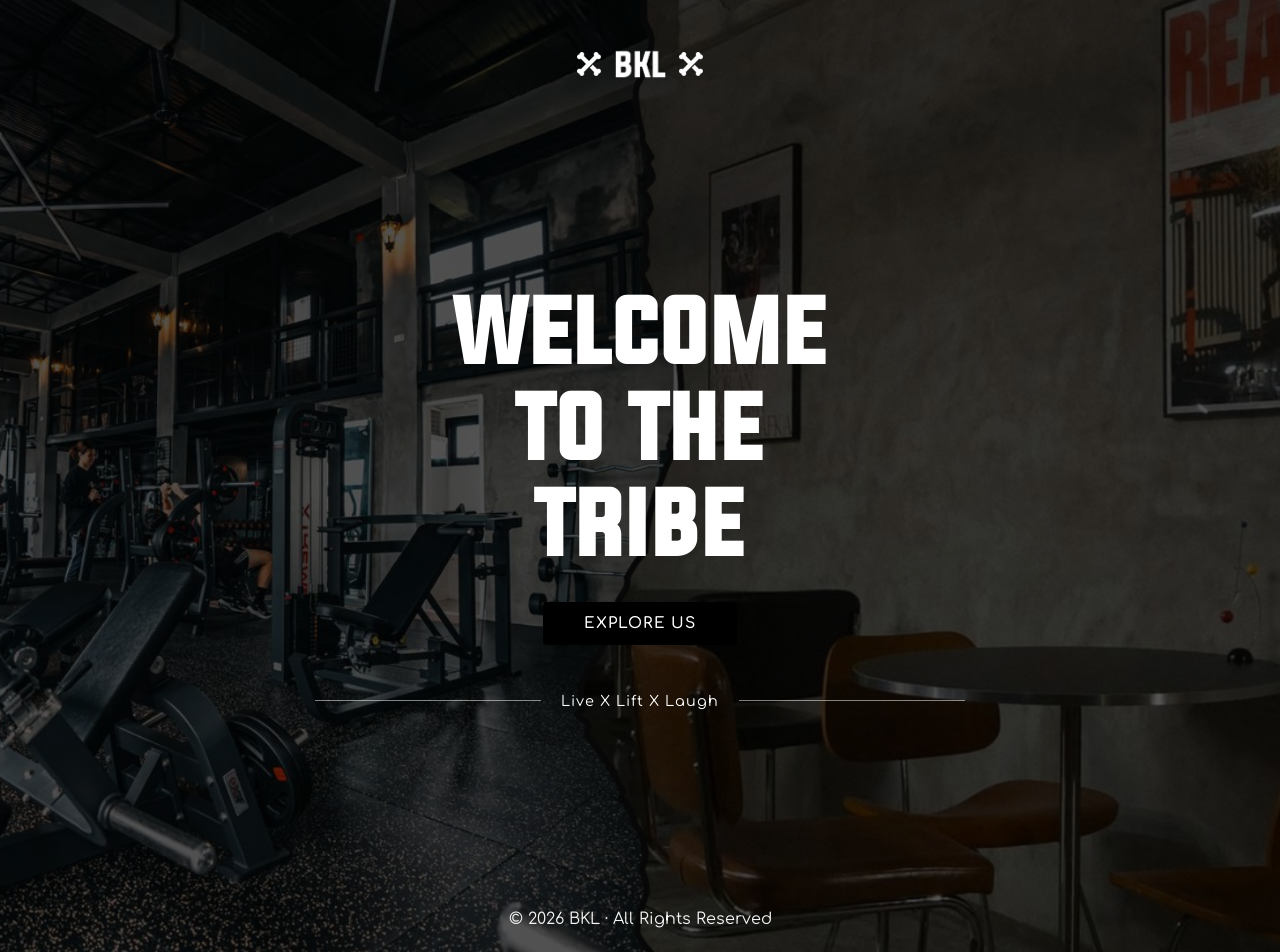
<file: index.html>
<!DOCTYPE html>
<html lang="en">
<head>
    <meta charset="utf-8">
    <meta name="viewport" content="width=device-width, initial-scale=1.0">
    <title>BKL | Welcome</title>
    <link rel="preconnect" href="https://fonts.googleapis.com">
    <link rel="preconnect" href="https://fonts.gstatic.com" crossorigin>
    <link href="https://fonts.googleapis.com/css2?family=Comfortaa:wght@300..700&display=swap" rel="stylesheet">
    <link rel="stylesheet" href="css/bkl/base.css">
    <link rel="stylesheet" href="css/bkl/landing.css">
</head>
<body class="landing-body">

    <header class="landing-header">
        <img src="assets/images/Bone-X.png" alt="BKL Crossbones" class="header-icon">
        <img src="assets/images/BKL LOGO White.png" alt="BKL Logo" class="header-logo-img">
        <img src="assets/images/Bone-X.png" alt="BKL Crossbones" class="header-icon">
    </header>

    <main class="landing-hero">
        <h1 class="landing-title">
            WELCOME<br>
            TO THE<br>
            TRIBE
        </h1>

        <a href="main.html" class="btn landing-btn">Explore Us</a>

        <div class="landing-motto">
            <span class="motto-line"></span>
            <span class="motto-text">Live X Lift X Laugh</span>
            <span class="motto-line"></span>
        </div>
    </main>

    <footer class="landing-footer">
        <p>&copy; 2026 BKL · All Rights Reserved</p>
    </footer>

</body>
</html>
</file>
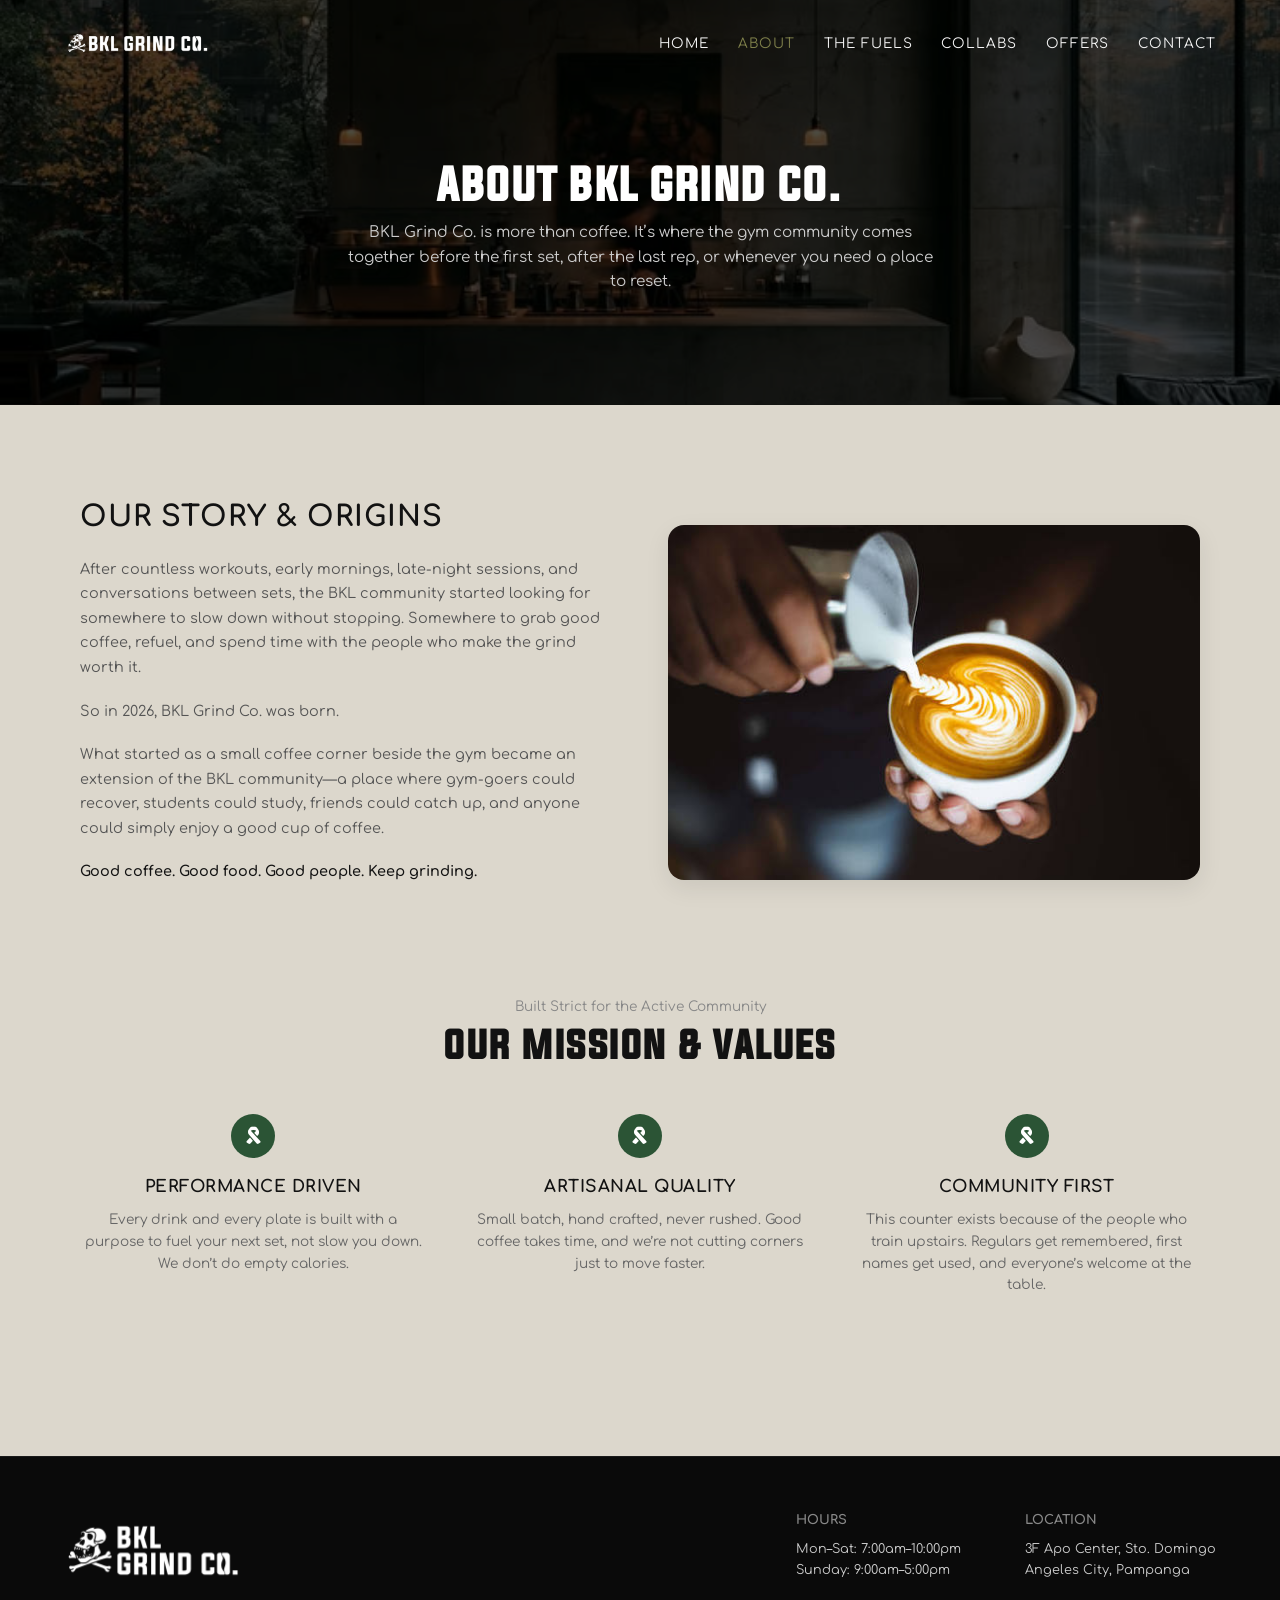
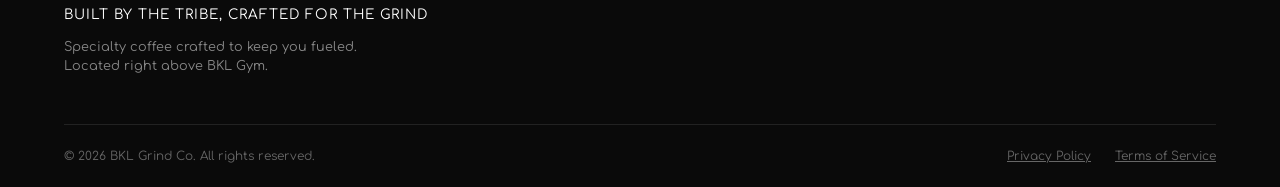
<file: about.html>
<!DOCTYPE html>
<html lang="en">
<head>
  <meta charset="UTF-8">
  <meta name="viewport" content="width=device-width, initial-scale=1.0">
  <title>About | BKL Grind Co.</title>
  <link rel="stylesheet" href="css/grind/base.css">
  <link rel="stylesheet" href="css/grind/header.css">
  <link rel="stylesheet" href="css/grind/about.css">
  <link rel="stylesheet" href="css/grind/footer.css">
  <link rel="preconnect" href="https://fonts.googleapis.com">
  <link rel="preconnect" href="https://fonts.gstatic.com" crossorigin>
  <link href="https://fonts.googleapis.com/css2?family=Comfortaa:wght@300..700&family=Oswald:wght@700&display=swap" rel="stylesheet">
  <link rel="stylesheet" href="https://cdnjs.cloudflare.com/ajax/libs/font-awesome/6.4.0/css/all.min.css">
</head>
<body>

  <!-- SUB-PAGE HERO HEADER -->
  <header class="header-nav">
    <div class="hero-image">
      <img src="assets/images/Brutalist Café.jpg" alt="BKL Grind Co." class="hero-img">
    </div>

    <nav>
      <a href="home.html" class="nav-logo-link">
        <img src="assets/images/grind-logo-hori-white.png" alt="BKL Grind Co." class="nav-brand-logo">
      </a>

      <div class="nav-links-wrapper">
        <ul>
          <li><a href="home.html">HOME</a></li>
          <li><a href="about.html" class="active">ABOUT</a></li>
          <li><a href="menu.html">THE FUELS</a></li>
          <li><a href="collab.html">COLLABS</a></li>
          <li><a href="offers-membership.html">OFFERS</a></li>
          <li><a href="contact.html">CONTACT</a></li>
        </ul>
        <div class="hamburger-menu">&#9776;</div>
      </div>
    </nav>

    <div class="hero-text">
      <h1>ABOUT BKL GRIND CO.</h1>
      <p>BKL Grind Co. is more than coffee. It’s where the gym community comes together before the first set, after the last rep, or whenever you need a place to reset.</p>
    </div>
  </header>

  <!-- CREAM CONTENT SECTION -->
  <main class="cream-section">
    
    <!-- STORY SECTION (2-COLUMN LAYOUT) -->
    <section class="about-story-section">
      <div class="story-container">
        <div class="story-text">
          <h2>OUR STORY & ORIGINS</h2>
          <p>After countless workouts, early mornings, late-night sessions, and conversations between sets, the BKL community started looking for somewhere to slow down without stopping. Somewhere to grab good coffee, refuel, and spend time with the people who make the grind worth it.</p>
          <p>So in 2026, BKL Grind Co. was born.</p>
          <p>What started as a small coffee corner beside the gym became an extension of the BKL community—a place where gym-goers could recover, students could study, friends could catch up, and anyone could simply enjoy a good cup of coffee.</p>
          <p class="story-highlight">Good coffee. Good food. Good people. Keep grinding.</p>
        </div>
        <div class="story-image">
          <img src="assets/images/Card-images/about-story.jpg" alt="BKL Grind Barista Pouring Latte Art">
        </div>
      </div>
    </section>

    <!-- MISSION & VALUES SECTION -->
    <section class="about-mission-section">
      <span class="sub-motto">Built Strict for the Active Community</span>
      <h2>OUR MISSION & VALUES</h2>

      <div class="values-grid">
        <div class="value-card">
          <div class="value-icon">
            <i class="fa-solid fa-ribbon"></i>
          </div>
          <h3>PERFORMANCE DRIVEN</h3>
          <p>Every drink and every plate is built with a purpose to fuel your next set, not slow you down. We don’t do empty calories.</p>
        </div>

        <div class="value-card">
          <div class="value-icon">
            <i class="fa-solid fa-ribbon"></i>
          </div>
          <h3>ARTISANAL QUALITY</h3>
          <p>Small batch, hand crafted, never rushed. Good coffee takes time, and we’re not cutting corners just to move faster.</p>
        </div>

        <div class="value-card">
          <div class="value-icon">
            <i class="fa-solid fa-ribbon"></i>
          </div>
          <h3>COMMUNITY FIRST</h3>
          <p>This counter exists because of the people who train upstairs. Regulars get remembered, first names get used, and everyone’s welcome at the table.</p>
        </div>
      </div>
    </section>

  </main>

  <!-- DARK FOOTER -->
  <footer class="site-footer">
    <div class="footer-container">
      <div class="footer-brand">
        <img src="assets/images/Grind-logo-white-n3.png" alt="BKL Grind Co." class="footer-logo-img">
        <p class="footer-tagline">BUILT BY THE TRIBE, CRAFTED FOR THE GRIND</p>
        <p class="footer-subtext">Specialty coffee crafted to keep you fueled.<br>Located right above BKL Gym.</p>
      </div>

      <div class="footer-info">
        <div class="info-block">
          <h4>HOURS</h4>
          <p>Mon–Sat: 7:00am–10:00pm</p>
          <p>Sunday: 9:00am–5:00pm</p>
        </div>
        <div class="info-block">
          <h4>LOCATION</h4>
          <p>3F Apo Center, Sto. Domingo<br>Angeles City, Pampanga</p>
        </div>
      </div>
    </div>

    <div class="footer-bottom">
      <p>&copy; 2026 BKL Grind Co. All rights reserved.</p>
      <ul class="footer-links">
        <li><a href="#">Privacy Policy</a></li>
        <li><a href="#">Terms of Service</a></li>
      </ul>
    </div>
  </footer>

  <script src="js/nav-scroll.js"></script>

</body>
</html>
</file>
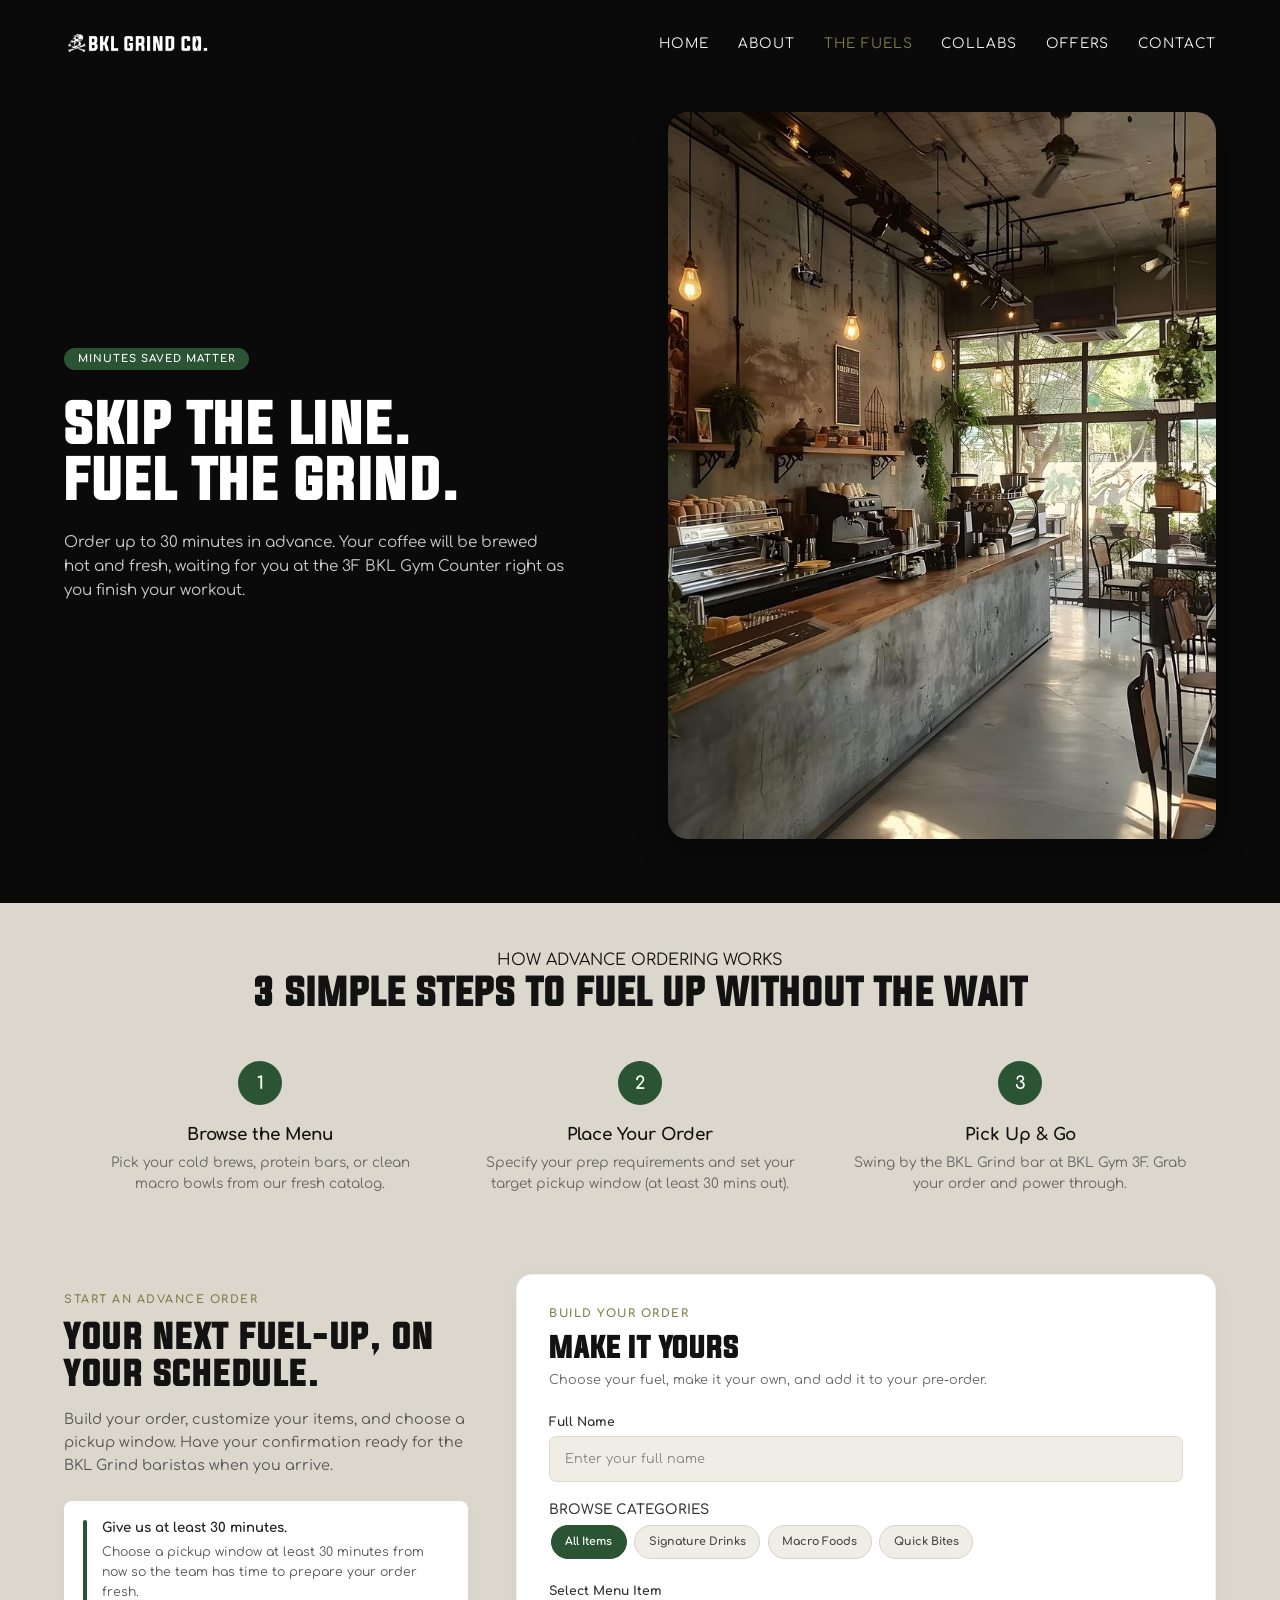
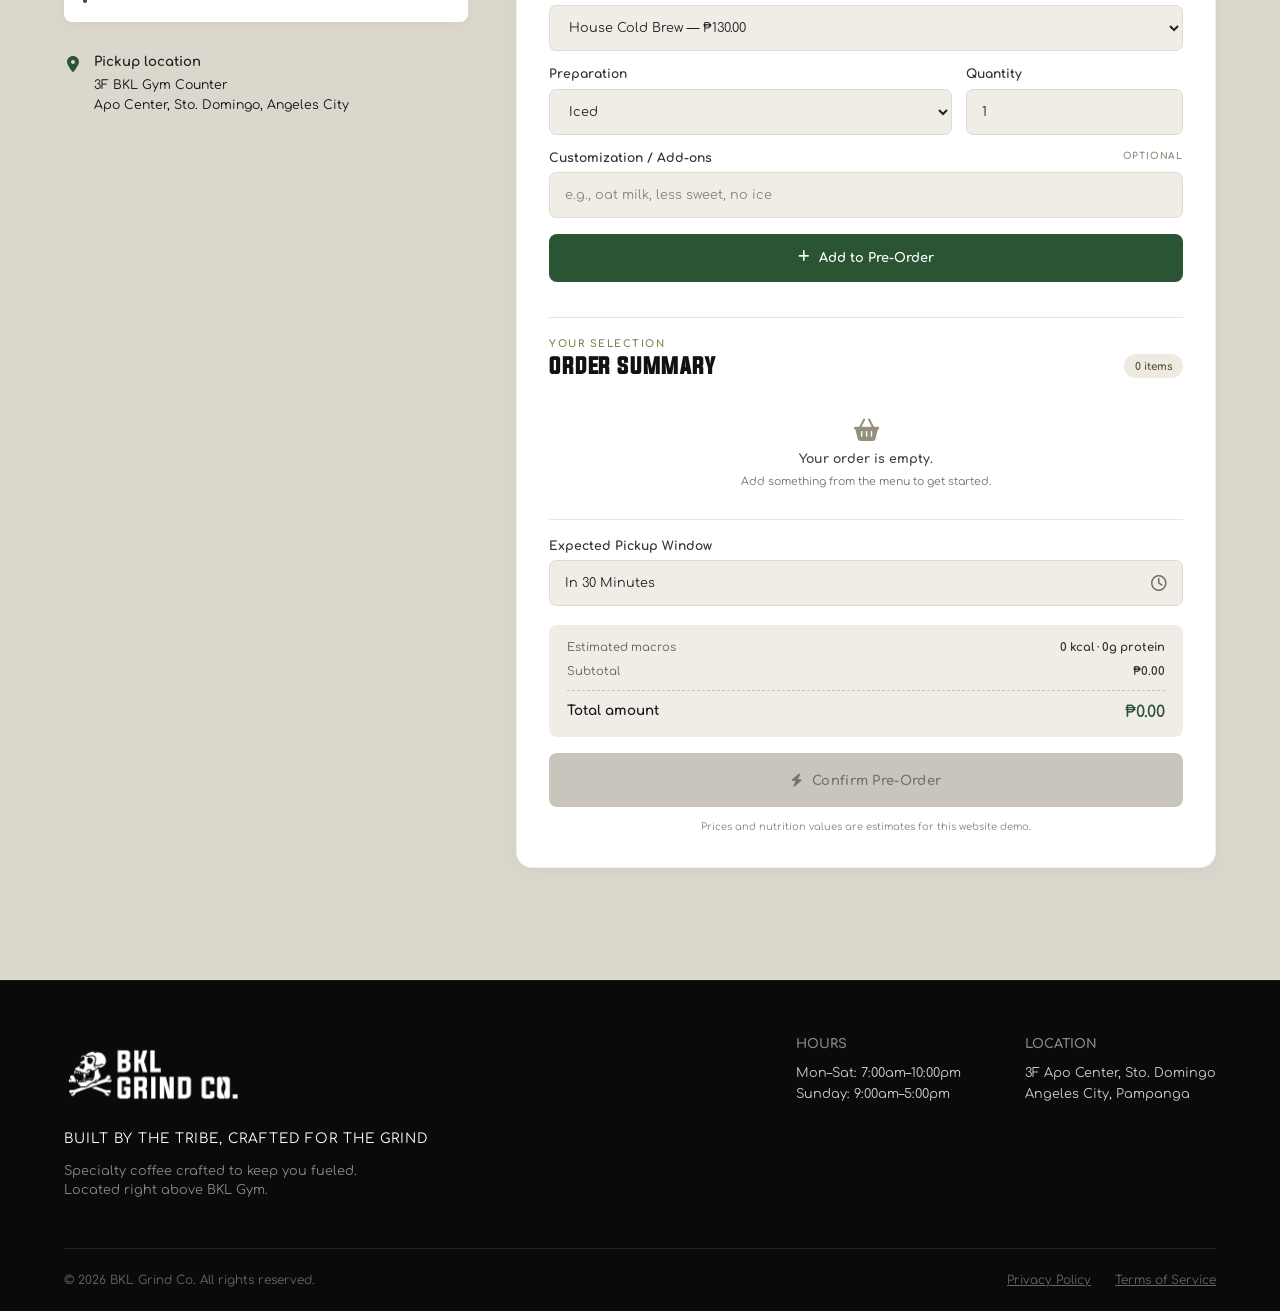
<file: advance-order.html>
<!doctype html>
<html lang="en">
  <head>
    <meta charset="UTF-8" />
    <meta name="viewport" content="width=device-width, initial-scale=1.0" />
    <title>Advance Order | BKL Grind Co.</title>
    <link rel="stylesheet" href="css/grind/base.css" />
    <link rel="stylesheet" href="css/grind/header.css" />
    <link rel="stylesheet" href="css/grind/advance-order.css" />
    <link rel="stylesheet" href="css/grind/footer.css" />
    <link rel="preconnect" href="https://fonts.googleapis.com" />
    <link rel="preconnect" href="https://fonts.gstatic.com" crossorigin />
    <link
      href="https://fonts.googleapis.com/css2?family=Comfortaa:wght@300..700&family=Oswald:wght@700&display=swap"
      rel="stylesheet"
    />
    <link
      rel="stylesheet"
      href="https://cdnjs.cloudflare.com/ajax/libs/font-awesome/6.4.0/css/all.min.css"
    />
  </head>
  <body>
    <!-- ADVANCE ORDER HERO HEADER -->
    <header class="header-nav advance-hero">
      <nav>
        <a href="home.html" class="nav-logo-link">
          <img
            src="assets/images/grind-logo-hori-white.png"
            alt="BKL Grind Co."
            class="nav-brand-logo"
          />
        </a>

        <div class="nav-links-wrapper">
          <ul>
            <li><a href="home.html">HOME</a></li>
            <li><a href="about.html">ABOUT</a></li>
            <li><a href="menu.html" class="active">THE FUELS</a></li>
            <li><a href="collab.html">COLLABS</a></li>
            <li><a href="offers-membership.html">OFFERS</a></li>
            <li><a href="contact.html">CONTACT</a></li>
          </ul>
          <div class="hamburger-menu">&#9776;</div>
        </div>
      </nav>

      <!-- HERO CONTENT GRID -->
      <div class="advance-hero-container">
        <div class="advance-hero-text">
          <span class="hero-badge">MINUTES SAVED MATTER</span>
          <h1>SKIP THE LINE.<br />FUEL THE GRIND.</h1>
          <p>
            Order up to 30 minutes in advance. Your coffee will be brewed hot
            and fresh, waiting for you at the 3F BKL Gym Counter right as you
            finish your workout.
          </p>
        </div>

        <div class="advance-hero-image">
          <img
            src="assets/images/Cafe Shop Design Ideas.jpg"
            alt="Steaming Coffee at Counter"
          />
        </div>
      </div>
    </header>

    <!-- CREAM MAIN CONTENT SECTION -->
    <main class="cream-section">
      <!-- SECTION 1: HOW IT WORKS -->
      <section class="how-it-works-section">
        <span class="sub-motto">HOW ADVANCE ORDERING WORKS</span>
        <h2 class="section-title-dark">
          3 Simple Steps to Fuel Up Without the Wait
        </h2>

        <div class="steps-grid">
          <!-- STEP 1 -->
          <div class="step-card">
            <div class="step-number">1</div>
            <h3>Browse the Menu</h3>
            <p>
              Pick your cold brews, protein bars, or clean macro bowls from our
              fresh catalog.
            </p>
          </div>

          <!-- STEP 2 -->
          <div class="step-card">
            <div class="step-number">2</div>
            <h3>Place Your Order</h3>
            <p>
              Specify your prep requirements and set your target pickup window
              (at least 30 mins out).
            </p>
          </div>

          <!-- STEP 3 -->
          <div class="step-card">
            <div class="step-number">3</div>
            <h3>Pick Up & Go</h3>
            <p>
              Swing by the BKL Grind bar at BKL Gym 3F. Grab your order and
              power through.
            </p>
          </div>
        </div>
      </section>

      <!-- SECTION 2: FUNCTIONAL ADVANCE ORDER BUILDER -->
      <section class="advance-form-section" id="order-builder">
        <div class="advance-form-container">
          <!-- LEFT: ORDERING INFORMATION -->
          <aside class="form-instructions">
            <span class="sub-motto">START AN ADVANCE ORDER</span>
            <h2 class="instructions-title">
              Your next fuel-up, on your schedule.
            </h2>
            <p class="instructions-p">
              Build your order, customize your items, and choose a pickup
              window. Have your confirmation ready for the BKL Grind baristas
              when you arrive.
            </p>

            <div class="note-box">
              <span class="green-bar" aria-hidden="true"></span>
              <div>
                <strong>Give us at least 30 minutes.</strong>
                <p>
                  Choose a pickup window at least 30 minutes from now so the
                  team has time to prepare your order fresh.
                </p>
              </div>
            </div>

            <div class="order-side-note">
              <i class="fa-solid fa-location-dot" aria-hidden="true"></i>
              <div>
                <strong>Pickup location</strong>
                <p>
                  3F BKL Gym Counter<br />Apo Center, Sto. Domingo, Angeles City
                </p>
              </div>
            </div>
          </aside>

          <!-- RIGHT: MENU, CART, AND CHECKOUT -->
          <div class="advance-form-card">
            <div class="order-card-heading">
              <span class="sub-motto">BUILD YOUR ORDER</span>
              <h2>Make It Yours</h2>
              <p>
                Choose your fuel, make it your own, and add it to your
                pre-order.
              </p>
            </div>

            <div class="form-group full-width customer-name-group">
              <label for="customerName">Full Name</label>
              <input
                type="text"
                id="customerName"
                name="customerName"
                placeholder="Enter your full name"
                autocomplete="name"
                minlength="2"
                required
              />
            </div>

            <div class="category-filter-wrap">
              <label class="field-eyebrow" id="categoryLabel"
                >BROWSE CATEGORIES</label
              >
              <div
                class="category-pills"
                id="categoryPills"
                role="group"
                aria-labelledby="categoryLabel"
              >
                <button
                  type="button"
                  class="category-pill active"
                  data-category="all"
                  aria-pressed="true"
                >
                  All Items
                </button>
                <button
                  type="button"
                  class="category-pill"
                  data-category="drinks"
                  aria-pressed="false"
                >
                  Signature Drinks
                </button>
                <button
                  type="button"
                  class="category-pill"
                  data-category="foods"
                  aria-pressed="false"
                >
                  Macro Foods
                </button>
                <button
                  type="button"
                  class="category-pill"
                  data-category="snacks"
                  aria-pressed="false"
                >
                  Quick Bites
                </button>
              </div>
            </div>

            <form id="add-item-form" class="add-item-form">
              <div class="form-group">
                <label for="itemSelect">Select Menu Item</label>
                <select id="itemSelect" name="item" required>
                  <!-- Menu options are populated by advance-order.js -->
                </select>
              </div>

              <div class="form-row">
                <div class="form-group">
                  <label for="itemTemp">Preparation</label>
                  <select id="itemTemp" name="preparation"></select>
                </div>
                <div class="form-group">
                  <label for="itemQty">Quantity</label>
                  <input
                    type="number"
                    id="itemQty"
                    name="quantity"
                    value="1"
                    min="1"
                    max="10"
                    step="1"
                    required
                  />
                </div>
              </div>

              <div class="form-group">
                <label for="itemNotes"
                  >Customization / Add-ons
                  <span class="optional-label">OPTIONAL</span></label
                >
                <input
                  type="text"
                  id="itemNotes"
                  name="notes"
                  maxlength="120"
                  placeholder="e.g., oat milk, less sweet, no ice"
                />
              </div>

              <button
                type="button"
                class="submit-btn add-to-order-btn"
                id="btnAddItem"
              >
                <i class="fa-solid fa-plus" aria-hidden="true"></i> Add to
                Pre-Order
              </button>
              <p
                class="form-message"
                id="orderMessage"
                role="status"
                aria-live="polite"
              ></p>
            </form>

            <div class="order-divider" aria-hidden="true"></div>

            <div class="order-summary-heading">
              <div>
                <span class="sub-motto">YOUR SELECTION</span>
                <h3>Order Summary</h3>
              </div>
              <span class="cart-count" id="cartCount">0 items</span>
            </div>

            <ul class="order-list" id="orderList" aria-live="polite">
              <li class="empty-state" id="emptyState">
                <i class="fa-solid fa-basket-shopping" aria-hidden="true"></i>
                <span>Your order is empty.</span>
                <small>Add something from the menu to get started.</small>
              </li>
            </ul>

            <div class="form-group pickup-group">
              <label for="pickupTime">Expected Pickup Window</label>
              <div class="pickup-select-wrap">
                <select id="pickupTime" name="pickupTime" required>
                  <option value="In 30 Minutes">In 30 Minutes</option>
                  <option value="In 45 Minutes">In 45 Minutes</option>
                  <option value="In 1 Hour">In 1 Hour</option>
                </select>
                <i class="fa-regular fa-clock" aria-hidden="true"></i>
              </div>
            </div>

            <div class="summary-box">
              <div class="summary-row">
                <span>Estimated macros</span>
                <span id="macroSummary">0 kcal · 0g protein</span>
              </div>
              <div class="summary-row">
                <span>Subtotal</span>
                <span id="subtotalPrice">₱0.00</span>
              </div>
              <div class="summary-row total">
                <span>Total amount</span>
                <span id="totalPrice">₱0.00</span>
              </div>
            </div>

            <button
              type="button"
              class="submit-btn confirm-order-btn"
              id="btnConfirmOrder"
              disabled
            >
              <i class="fa-solid fa-bolt" aria-hidden="true"></i> Confirm
              Pre-Order
            </button>
            <p class="checkout-footnote">
              Prices and nutrition values are estimates for this website demo.
            </p>
          </div>
        </div>
      </section>
    </main>

    <!-- ORDER CONFIRMATION MODAL -->
    <div
      class="modal-backdrop"
      id="orderModal"
      role="dialog"
      aria-modal="true"
      aria-labelledby="orderModalTitle"
      aria-hidden="true"
    >
      <div class="modal-content">
        <div class="modal-icon">
          <i class="fa-solid fa-circle-check" aria-hidden="true"></i>
        </div>
        <span class="sub-motto">YOU'RE ALL SET</span>
        <h2 id="orderModalTitle">Pre-Order Summary</h2>
        <p class="modal-intro">
          Your order details are ready to show the BKL Grind barista at pickup.
        </p>
        <div class="modal-details">
          <div>
            <strong>Order ID</strong><span id="modalOrderId">#BKL-0000</span>
          </div>
          <div><strong>Name</strong><span id="modalCustomerName">-</span></div>
          <div>
            <strong>Pickup window</strong><span id="modalPickupTime">-</span>
          </div>
          <div>
            <strong>Estimated total</strong><span id="modalTotal">₱0.00</span>
          </div>
        </div>
        <p class="modal-demo-note">
          Demo only: this page does not send orders to the café or process
          payment.
        </p>
        <button class="modal-btn" type="button" id="closeOrderModal">
          Done
        </button>
      </div>
    </div>

    <!-- DARK FOOTER -->
    <footer class="site-footer">
      <div class="footer-container">
        <div class="footer-brand">
          <img
            src="assets/images/Grind-logo-white-n3.png"
            alt="BKL Grind Co."
            class="footer-logo-img"
          />
          <p class="footer-tagline">
            BUILT BY THE TRIBE, CRAFTED FOR THE GRIND
          </p>
          <p class="footer-subtext">
            Specialty coffee crafted to keep you fueled.<br />Located right
            above BKL Gym.
          </p>
        </div>

        <div class="footer-info">
          <div class="info-block">
            <h4>HOURS</h4>
            <p>Mon–Sat: 7:00am–10:00pm</p>
            <p>Sunday: 9:00am–5:00pm</p>
          </div>
          <div class="info-block">
            <h4>LOCATION</h4>
            <p>3F Apo Center, Sto. Domingo<br />Angeles City, Pampanga</p>
          </div>
        </div>
      </div>

      <div class="footer-bottom">
        <p>&copy; 2026 BKL Grind Co. All rights reserved.</p>
        <ul class="footer-links">
          <li><a href="#">Privacy Policy</a></li>
          <li><a href="#">Terms of Service</a></li>
        </ul>
      </div>
    </footer>

    <script src="js/nav-scroll.js"></script>
    <script src="js/advance-order.js" defer></script>
  </body>
</html>
</file>
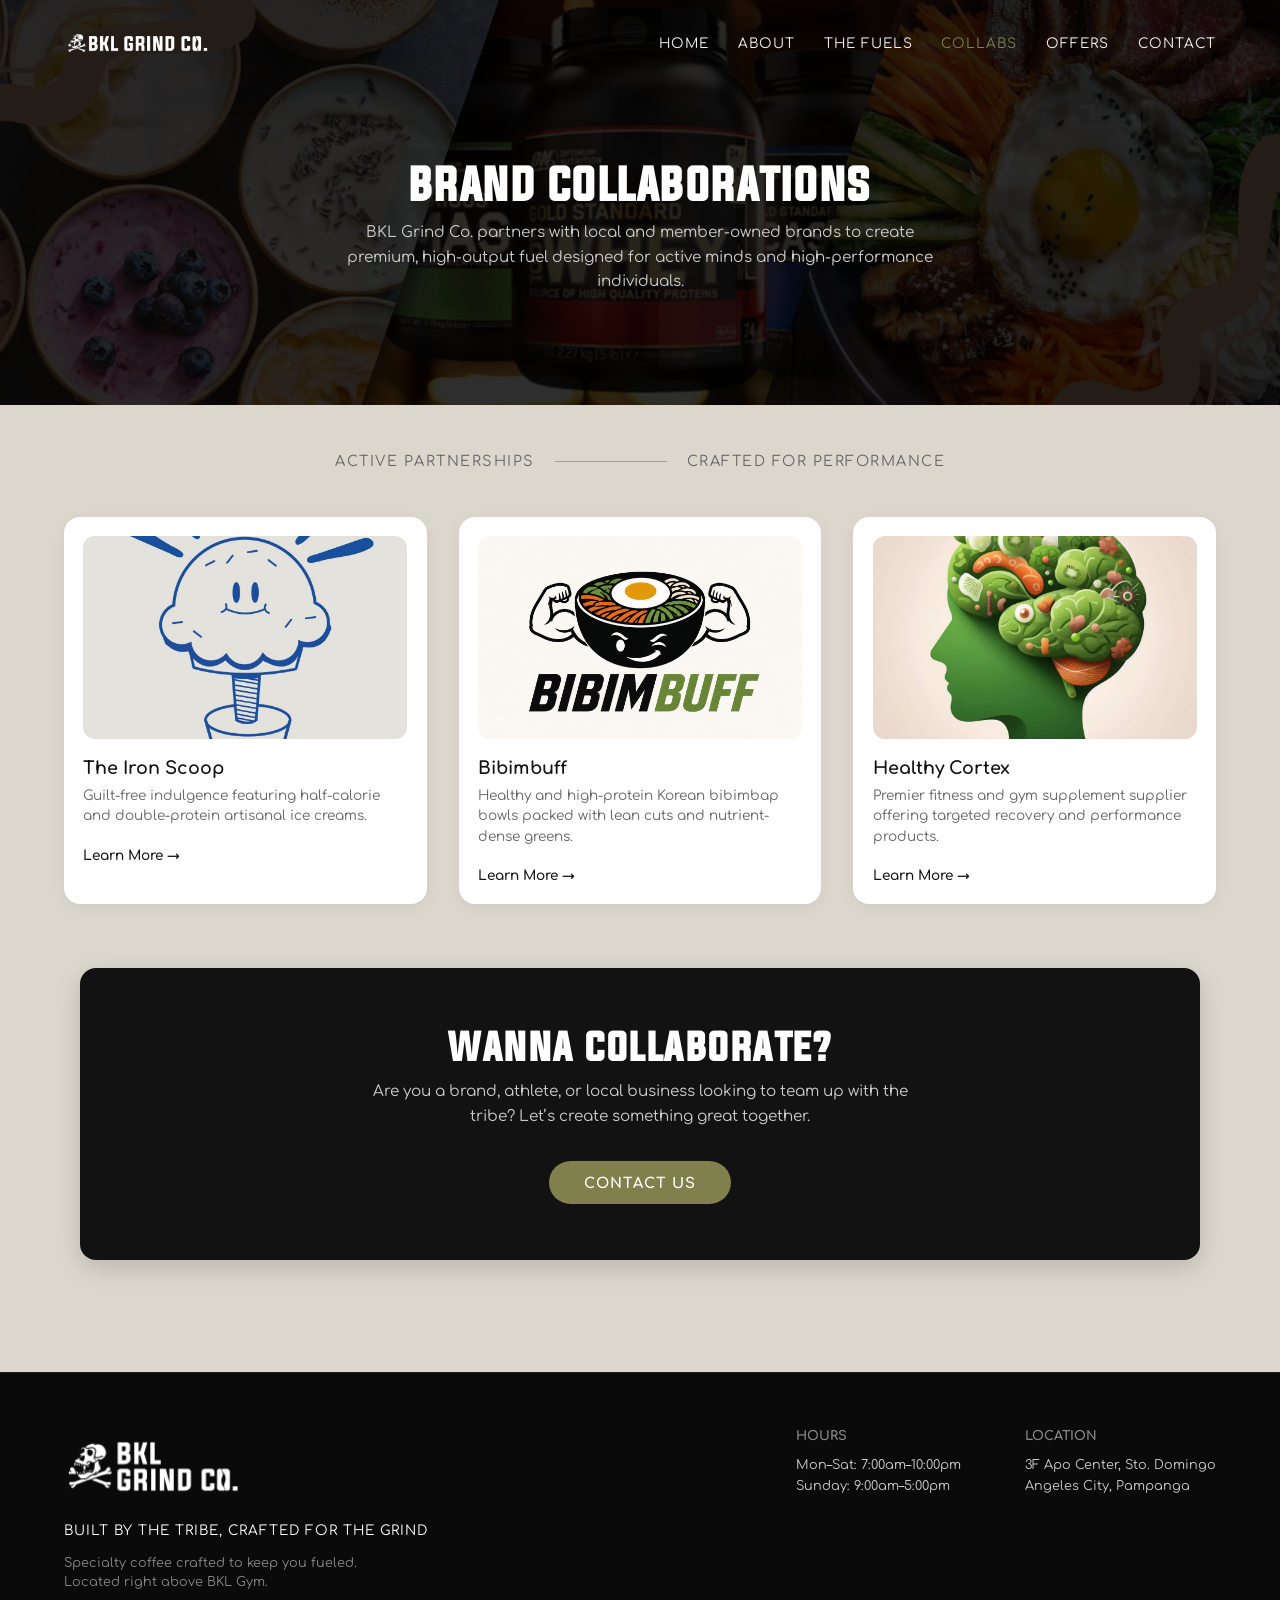
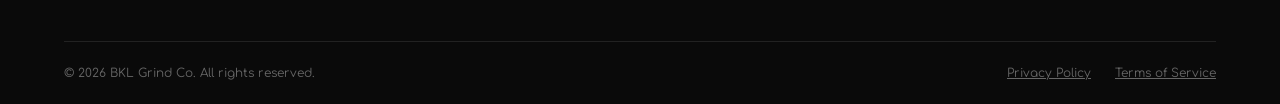
<file: collab.html>
<!DOCTYPE html>
<html lang="en">
<head>
  <meta charset="UTF-8">
  <meta name="viewport" content="width=device-width, initial-scale=1.0">
  <title>Collabs | BKL Grind Co.</title>
  <link rel="stylesheet" href="css/grind/base.css">
  <link rel="stylesheet" href="css/grind/header.css">
  <link rel="stylesheet" href="css/grind/collab.css">
  <link rel="stylesheet" href="css/grind/footer.css">
  <link rel="preconnect" href="https://fonts.googleapis.com">
  <link rel="preconnect" href="https://fonts.gstatic.com" crossorigin>
  <link href="https://fonts.googleapis.com/css2?family=Comfortaa:wght@300..700&family=Oswald:wght@700&display=swap" rel="stylesheet">
</head>
<body>

  <!-- SUB-PAGE HERO HEADER -->
  <header class="header-nav">
    <div class="hero-image">
      <img src="assets/images/herobg/collab.png" alt="BKL Grind Co." class="hero-img">
    </div>

    <nav>
      <a href="home.html" class="nav-logo-link">
        <img src="assets/images/grind-logo-hori-white.png" alt="BKL Grind Co." class="nav-brand-logo">
      </a>

      <div class="nav-links-wrapper">
        <ul>
          <li><a href="home.html">HOME</a></li>
          <li><a href="about.html">ABOUT</a></li>
          <li><a href="menu.html">THE FUELS</a></li>
          <li><a href="collab.html" class="active">COLLABS</a></li>
          <li><a href="offers-membership.html">OFFERS</a></li>
          <li><a href="contact.html">CONTACT</a></li>
        </ul>
        <div class="hamburger-menu">&#9776;</div>
      </div>
    </nav>

    <div class="hero-text">
      <h1>BRAND COLLABORATIONS</h1>
      <p>BKL Grind Co. partners with local and member-owned brands to create premium, high-output fuel designed for active minds and high-performance individuals.</p>
    </div>
  </header>

  <!-- CREAM FEATURE SECTION -->
  <main class="cream-section">
    <div class="landing-motto motto-cream">
      <span class="motto-text">ACTIVE PARTNERSHIPS</span>
      <span class="motto-line"></span>
      <span class="motto-text">CRAFTED FOR PERFORMANCE</span>
    </div>

    <section class="collab-section">
      <div class="collab-grid">

        <!-- CARD 1: THE IRON SCOOP -->
        <div class="collab-card">
          <div class="collab-img-wrapper">
            <img src="assets/images/Collab-logo/ironscoop-logo.jpg" alt="The Iron Scoop">
          </div>
          <div class="collab-content">
            <h3>The Iron Scoop</h3>
            <p>Guilt-free indulgence featuring half-calorie and double-protein artisanal ice creams.</p>
            <a href="https://www.instagram.com/theironscoopph/" class="learn-more">Learn More &rarr;</a>
          </div>
        </div>

        <!-- CARD 2: BIBIMBUFF -->
        <div class="collab-card">
          <div class="collab-img-wrapper">
            <img src="assets/images/Collab-logo/bibimbuff-logo.jpg" alt="Bibimbuff">
          </div>
          <div class="collab-content">
            <h3>Bibimbuff</h3>
            <p>Healthy and high-protein Korean bibimbap bowls packed with lean cuts and nutrient-dense greens.</p>
            <a href="https://www.instagram.com/bibim.buff/" class="learn-more">Learn More &rarr;</a>
          </div>
        </div>

        <!-- CARD 3: HEALTHY CORTEX -->
        <div class="collab-card">
          <div class="collab-img-wrapper">
            <img src="assets/images/Collab-logo/healthy-cortex.jpg" alt="Healthy Cortex">
          </div>
          <div class="collab-content">
            <h3>Healthy Cortex</h3>
            <p>Premier fitness and gym supplement supplier offering targeted recovery and performance products.</p>
            <a href="https://www.instagram.com/healthycortex/" class="learn-more">Learn More &rarr;</a>
          </div>
        </div>

      </div>
    </section>

    <!-- WANNA COLLABORATE CTA BANNER -->
    <section class="collab-cta-section">
      <div class="collab-cta-card">
        <h2>WANNA COLLABORATE?</h2>
        <p>Are you a brand, athlete, or local business looking to team up with the tribe? Let’s create something great together.</p>
        <a href="contact.html" class="cta-btn">Contact Us</a>
      </div>
    </section>
  </main>

  <!-- DARK FOOTER -->
  <footer class="site-footer">
    <div class="footer-container">
      <div class="footer-brand">
        <img src="assets/images/Grind-logo-white-n3.png" alt="BKL Grind Co." class="footer-logo-img">
        <p class="footer-tagline">BUILT BY THE TRIBE, CRAFTED FOR THE GRIND</p>
        <p class="footer-subtext">Specialty coffee crafted to keep you fueled.<br>Located right above BKL Gym.</p>
      </div>

      <div class="footer-info">
        <div class="info-block">
          <h4>HOURS</h4>
          <p>Mon–Sat: 7:00am–10:00pm</p>
          <p>Sunday: 9:00am–5:00pm</p>
        </div>
        <div class="info-block">
          <h4>LOCATION</h4>
          <p>3F Apo Center, Sto. Domingo<br>Angeles City, Pampanga</p>
        </div>
      </div>
    </div>

    <div class="footer-bottom">
      <p>&copy; 2026 BKL Grind Co. All rights reserved.</p>
      <ul class="footer-links">
        <li><a href="#">Privacy Policy</a></li>
        <li><a href="#">Terms of Service</a></li>
      </ul>
    </div>
  </footer>

  <script src="js/nav-scroll.js"></script>

</body>
</html>
</file>
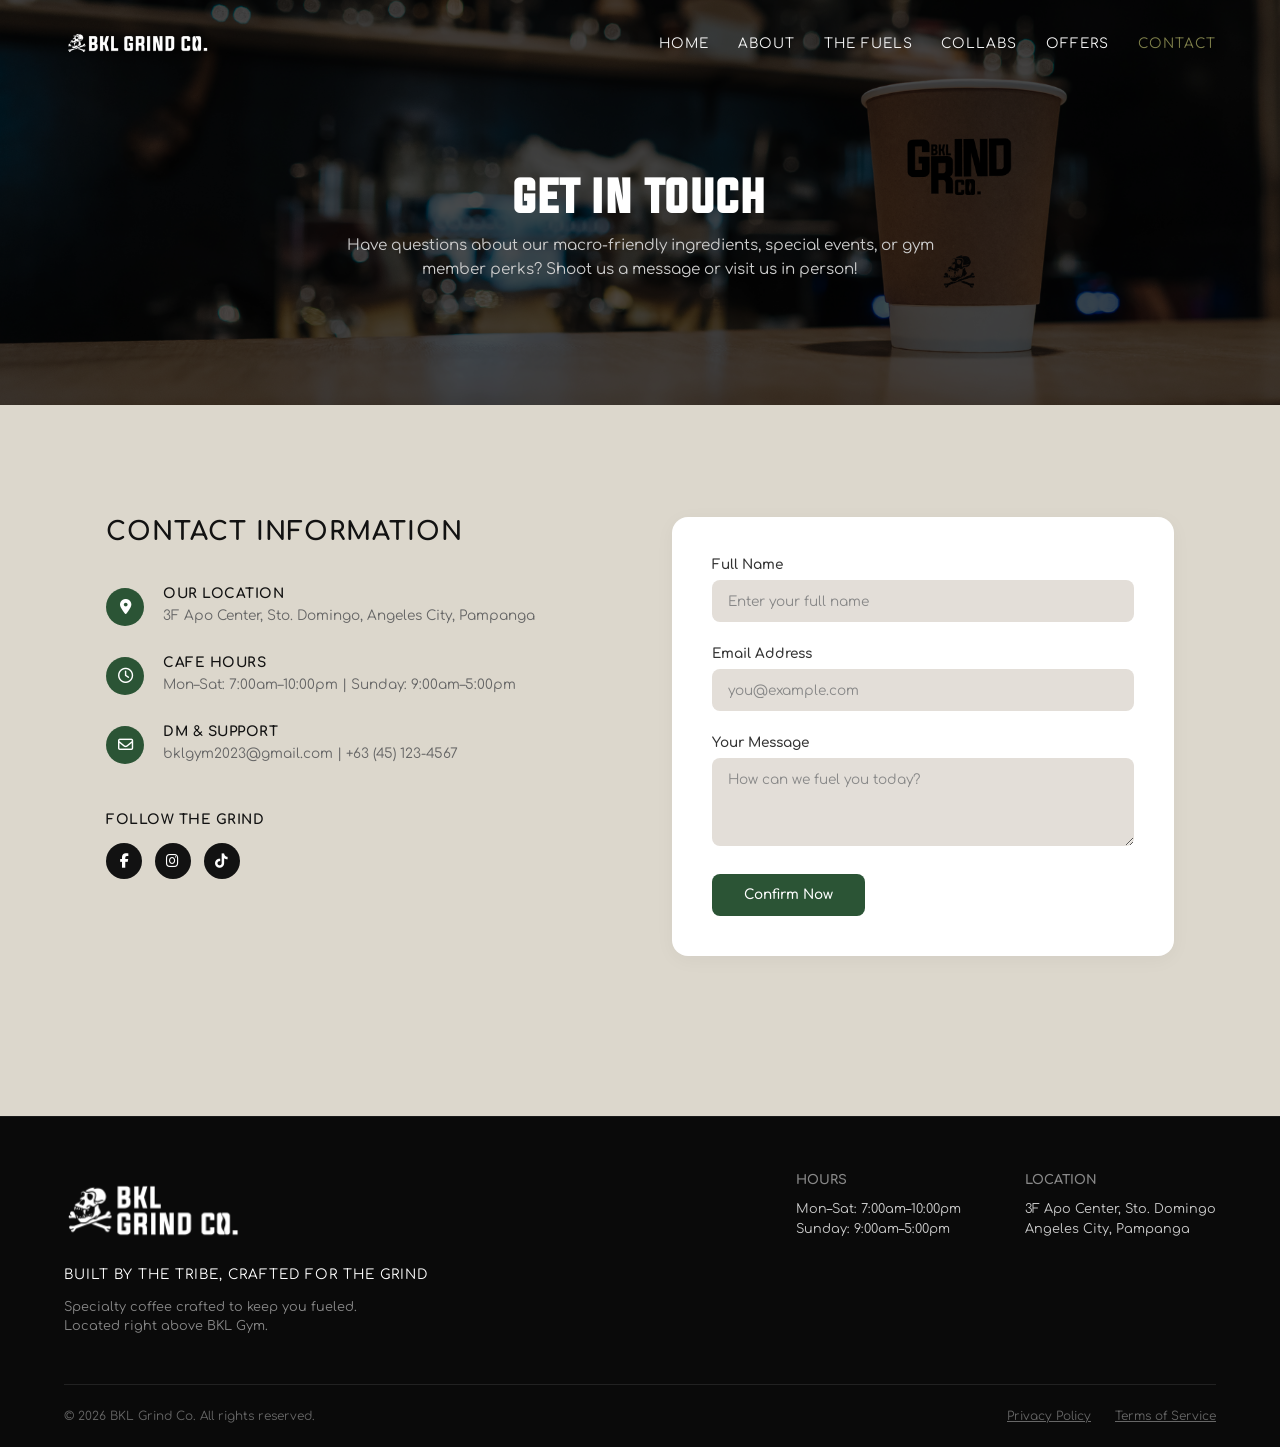
<file: contact.html>
<!DOCTYPE html>
<html lang="en">
<head>
  <meta charset="UTF-8">
  <meta name="viewport" content="width=device-width, initial-scale=1.0">
  <title>Contact | BKL Grind Co.</title>
  <link rel="stylesheet" href="css/grind/base.css">
  <link rel="stylesheet" href="css/grind/header.css">
  <link rel="stylesheet" href="css/grind/contact.css">
  <link rel="stylesheet" href="css/grind/footer.css">
  <link rel="preconnect" href="https://fonts.googleapis.com">
  <link rel="preconnect" href="https://fonts.gstatic.com" crossorigin>
  <link href="https://fonts.googleapis.com/css2?family=Comfortaa:wght@300..700&family=Oswald:wght@700&display=swap" rel="stylesheet">
  <link rel="stylesheet" href="https://cdnjs.cloudflare.com/ajax/libs/font-awesome/6.4.0/css/all.min.css">
</head>
<body>

  <!-- SUB-PAGE HERO HEADER -->
  <header class="header-nav">
    <div class="hero-image">
      <img src="assets/images/herobg/Contact.png" alt="BKL Grind Co." class="hero-img">
    </div>

    <nav>
      <a href="home.html" class="nav-logo-link">
        <img src="assets/images/grind-logo-hori-white.png" alt="BKL Grind Co." class="nav-brand-logo">
      </a>

      <div class="nav-links-wrapper">
        <ul>
          <li><a href="home.html">HOME</a></li>
          <li><a href="about.html">ABOUT</a></li>
          <li><a href="menu.html">THE FUELS</a></li>
          <li><a href="collab.html">COLLABS</a></li>
          <li><a href="offers-membership.html">OFFERS</a></li>
          <li><a href="contact.html" class="active">CONTACT</a></li>
        </ul>
        <div class="hamburger-menu">&#9776;</div>
      </div>
    </nav>

    <div class="hero-text">
      <h1>GET IN TOUCH</h1>
      <p>Have questions about our macro-friendly ingredients, special events, or gym member perks? Shoot us a message or visit us in person!</p>
    </div>
  </header>

  <!-- CREAM MAIN SECTION -->
  <main class="cream-section">
    <section class="contact-page-container">
      
      <!-- LEFT: CONTACT INFORMATION -->
      <div class="contact-info-wrapper">
        <h2>CONTACT INFORMATION</h2>

        <div class="info-list">
          <!-- LOCATION -->
          <div class="info-item">
            <div class="info-icon">
              <i class="fa-solid fa-location-dot"></i>
            </div>
            <div class="info-text">
              <h4>OUR LOCATION</h4>
              <p>3F Apo Center, Sto. Domingo, Angeles City, Pampanga</p>
            </div>
          </div>

          <!-- HOURS -->
          <div class="info-item">
            <div class="info-icon">
              <i class="fa-regular fa-clock"></i>
            </div>
            <div class="info-text">
              <h4>CAFE HOURS</h4>
              <p>Mon–Sat: 7:00am–10:00pm | Sunday: 9:00am–5:00pm</p>
            </div>
          </div>

          <!-- DM & SUPPORT -->
          <div class="info-item">
            <div class="info-icon">
              <i class="fa-regular fa-envelope"></i>
            </div>
            <div class="info-text">
              <h4>DM & SUPPORT</h4>
              <p>bklgym2023@gmail.com | +63 (45) 123-4567</p>
            </div>
          </div>
        </div>

        <!-- SOCIAL LINKS -->
        <div class="social-follow-block">
          <h4>FOLLOW THE GRIND</h4>
          <div class="social-icons">
            <a href="https://www.facebook.com/bklgrindco./" class="social-btn"><i class="fa-brands fa-facebook-f"></i></a>
            <a href="https://www.instagram.com/bklgrindco./" class="social-btn"><i class="fa-brands fa-instagram"></i></a>
            <a href="https://www.tiktok.com/@bklgrindco." class="social-btn"><i class="fa-brands fa-tiktok"></i></a>
          </div>
        </div>
      </div>

      <!-- RIGHT: CONTACT FORM CARD -->
      <div class="contact-form-card">
        <form action="#" method="post">
          <div class="form-group">
            <label for="name">Full Name</label>
            <input type="text" id="name" name="name" placeholder="Enter your full name" required>
          </div>

          <div class="form-group">
            <label for="email">Email Address</label>
            <input type="email" id="email" name="email" placeholder="you@example.com" required>
          </div>

          <div class="form-group">
            <label for="message">Your Message</label>
            <textarea id="message" name="message" rows="4" placeholder="How can we fuel you today?" required></textarea>
          </div>

          <button type="submit" class="submit-btn">Confirm Now</button>
        </form>
      </div>

    </section>
  </main>

  <!-- DARK FOOTER -->
  <footer class="site-footer">
    <div class="footer-container">
      <div class="footer-brand">
        <img src="assets/images/Grind-logo-white-n3.png" alt="BKL Grind Co." class="footer-logo-img">
        <p class="footer-tagline">BUILT BY THE TRIBE, CRAFTED FOR THE GRIND</p>
        <p class="footer-subtext">Specialty coffee crafted to keep you fueled.<br>Located right above BKL Gym.</p>
      </div>

      <div class="footer-info">
        <div class="info-block">
          <h4>HOURS</h4>
          <p>Mon–Sat: 7:00am–10:00pm</p>
          <p>Sunday: 9:00am–5:00pm</p>
        </div>
        <div class="info-block">
          <h4>LOCATION</h4>
          <p>3F Apo Center, Sto. Domingo<br>Angeles City, Pampanga</p>
        </div>
      </div>
    </div>

    <div class="footer-bottom">
      <p>&copy; 2026 BKL Grind Co. All rights reserved.</p>
      <ul class="footer-links">
        <li><a href="#">Privacy Policy</a></li>
        <li><a href="#">Terms of Service</a></li>
      </ul>
    </div>
  </footer>

  <script src="js/nav-scroll.js"></script>

</body>
</html>
</file>
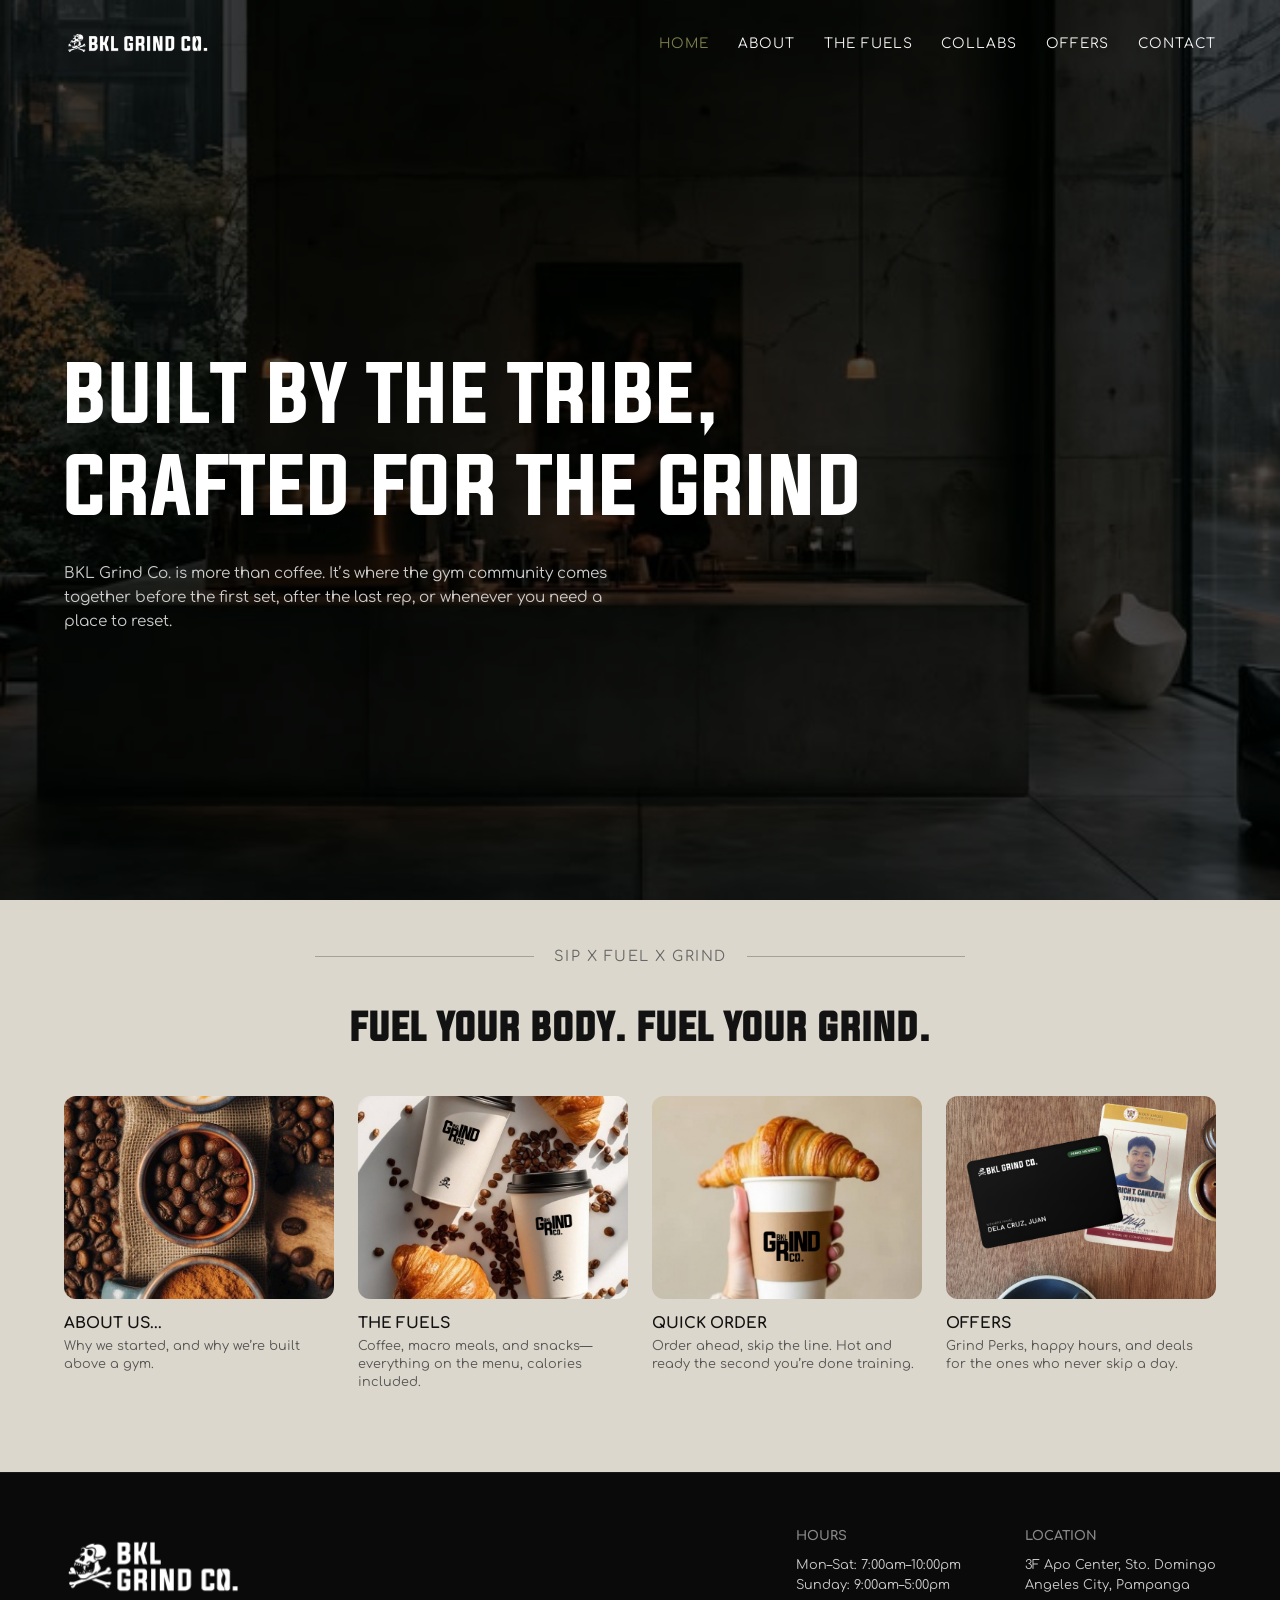
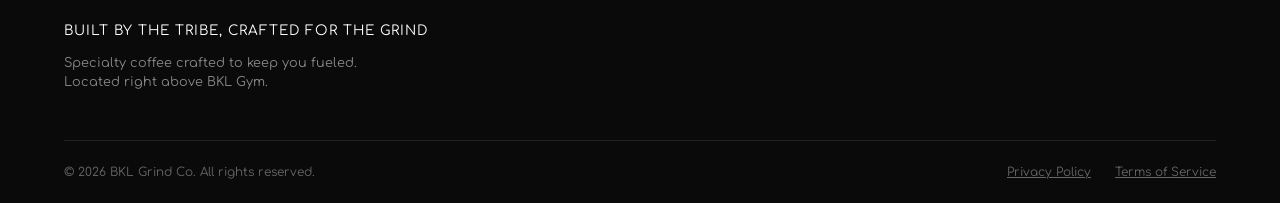
<file: home.html>
<!DOCTYPE html>
<html lang="en">
<head>
  <meta charset="UTF-8">
  <meta name="viewport" content="width=device-width, initial-scale=1.0">
  <title>Home | BKL Grind Co.</title>
  <link rel="stylesheet" href="css/grind/base.css">
  <link rel="stylesheet" href="css/grind/header.css">
  <link rel="stylesheet" href="css/grind/home.css">
  <link rel="stylesheet" href="css/grind/footer.css">
  <link rel="preconnect" href="https://fonts.googleapis.com">
  <link rel="preconnect" href="https://fonts.gstatic.com" crossorigin>
  <link href="https://fonts.googleapis.com/css2?family=Comfortaa:wght@300..700&family=Oswald:wght@700&display=swap" rel="stylesheet">
</head>
<body class="home-page">

  <!-- HERO SECTION WITH HEADER NAV -->
  <header class="header-nav">
    <div class="hero-image">
      <img src="assets/images/Brutalist Café.jpg" alt="BKL Grind Co. Hero Image" class="hero-img">
    </div>

    <nav>
      <a href="home.html" class="nav-logo-link">
        <img src="assets/images/grind-logo-hori-white.png" alt="BKL Grind Co." class="nav-brand-logo">
      </a>

      
      <div class="nav-links-wrapper">
        <ul>
          <li><a href="home.html" class="active">HOME</a></li>
          <li><a href="about.html">ABOUT</a></li>
          <li><a href="menu.html">THE FUELS</a></li>
          <li><a href="collab.html">COLLABS</a></li>
          <li><a href="offers-membership.html">OFFERS</a></li>
          <li><a href="contact.html">CONTACT</a></li>
        </ul>
        <div class="hamburger-menu">&#9776;</div>
      </div>
    </nav>

    <div class="hero-text">
      <h1>BUILT BY THE TRIBE,<br>CRAFTED FOR THE GRIND</h1>
      <p>BKL Grind Co. is more than coffee. It’s where the gym community comes together before the first set, after the last rep, or whenever you need a place to reset.</p>
    </div>
  </header>

  <!-- LIGHT CREAM FEATURE SECTION -->
  <main class="cream-section">
    <div class="landing-motto motto-cream">
      <span class="motto-line"></span>
      <span class="motto-text">Sip X Fuel X Grind</span>
      <span class="motto-line"></span>
    </div>

    <section class="fuel-section">
      <h2 class="section-title-dark">FUEL YOUR BODY. FUEL YOUR GRIND.</h2>
      
      <div class="fuel-boxes">
        <a href="about.html" class="box-card">
          <div class="box-img-wrapper">
            <img src="assets/images/Card-images/about.jpg" alt="About Us">
          </div>
          <div class="box-content">
            <h3>ABOUT US...</h3>
            <p>Why we started, and why we’re built above a gym.</p>
          </div>
        </a>

        <a href="menu.html" class="box-card">
          <div class="box-img-wrapper">
            <img src="assets/images/Card-images/The-fuels.png" alt="The Fuels">
          </div>
          <div class="box-content">
            <h3>THE FUELS</h3>
            <p>Coffee, macro meals, and snacks—everything on the menu, calories included.</p>
          </div>
        </a>

        <a href="#" class="box-card">
          <div class="box-img-wrapper">
            <img src="assets/images/Card-images/advance-orders.png" alt="Quick Order">
          </div>
          <div class="box-content">
            <h3>QUICK ORDER</h3>
            <p>Order ahead, skip the line. Hot and ready the second you’re done training.</p>
          </div>
        </a>

        <a href="offers-membership.html" class="box-card">
          <div class="box-img-wrapper">
            <img src="assets/images/Card-images/offers.png" alt="Offers">
          </div>
          <div class="box-content">
            <h3>OFFERS</h3>
            <p>Grind Perks, happy hours, and deals for the ones who never skip a day.</p>
          </div>
        </a>
      </div>
    </section>
  </main>

  <!-- DARK FOOTER -->
  <footer class="site-footer">
    <div class="footer-container">
      <div class="footer-brand">
        <img src="assets/images/Grind-logo-white-n3.png" alt="BKL Grind Co." class="footer-logo-img">
        <p class="footer-tagline">BUILT BY THE TRIBE, CRAFTED FOR THE GRIND</p>
        <p class="footer-subtext">Specialty coffee crafted to keep you fueled.<br>Located right above BKL Gym.</p>
      </div>

      <div class="footer-info">
        <div class="info-block">
          <h4>HOURS</h4>
          <p>Mon–Sat: 7:00am–10:00pm</p>
          <p>Sunday: 9:00am–5:00pm</p>
        </div>
        <div class="info-block">
          <h4>LOCATION</h4>
          <p>3F Apo Center, Sto. Domingo<br>Angeles City, Pampanga</p>
        </div>
      </div>
    </div>

    <div class="footer-bottom">
      <p>&copy; 2026 BKL Grind Co. All rights reserved.</p>
      <ul class="footer-links">
        <li><a href="#">Privacy Policy</a></li>
        <li><a href="#">Terms of Service</a></li>
      </ul>
    </div>
  </footer>
  <script src="js/nav-scroll.js"></script>
</body>
</html>
</file>
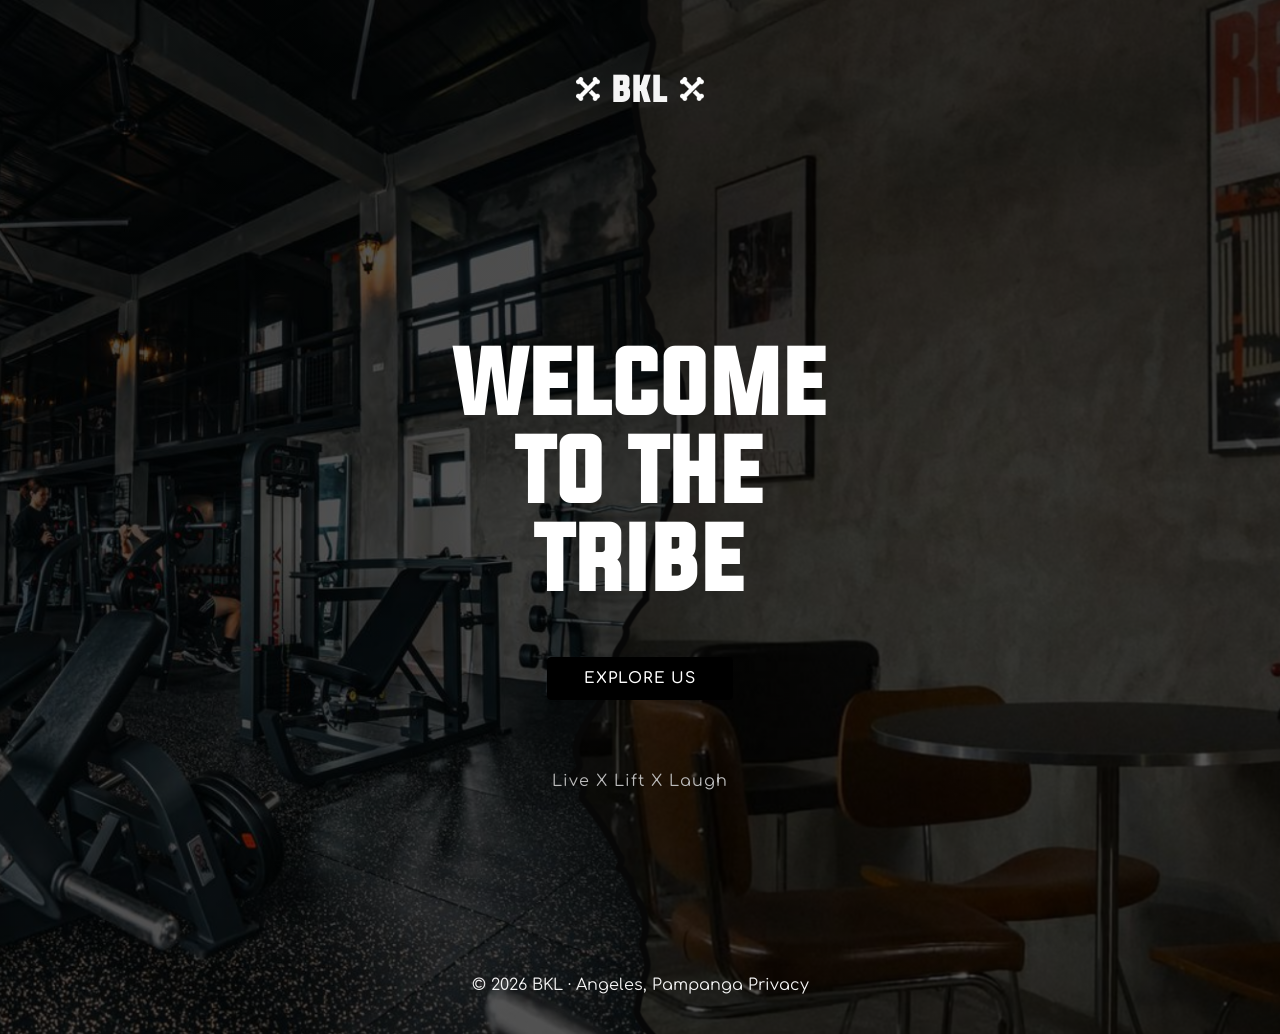
<file: landing.html>
<!DOCTYPE html>
<html lang="en">
<head>
    <meta charset="utf-8">
    <meta name="viewport" content="width=device-width, initial-scale=1.0">
    <title>BKL | Welcome</title>
    <link rel="preconnect" href="https://fonts.googleapis.com">
    <link rel="preconnect" href="https://fonts.gstatic.com" crossorigin>
    <link href="https://fonts.googleapis.com/css2?family=Comfortaa:wght@300..700&display=swap" rel="stylesheet">
    <link rel="stylesheet" href="style.css">
</head>
<body class="landing-body">

    <header class="landing-header">
        <img src="assets/images/Bone-X.png" alt="BKL Crossbones" class="nav-bone-icon">
        <h1>BKL</h1>
        <img src="assets/images/Bone-X.png" alt="BKL Crossbones" class="nav-bone-icon">
    </header>

    <main class="landing-hero">
        <h1 class="landing-title">WELCOME<br>TO THE<br>TRIBE</h1>
        <a href="main.html" class="btn landing-btn">Explore Us</a>
        <p class="landing-motto">Live X Lift X Laugh</p>
    </main>

    <footer class="landing-footer">
        <p>© 2026 BKL · Angeles, Pampanga Privacy</p>
    </footer>

</body>
</html>
</file>
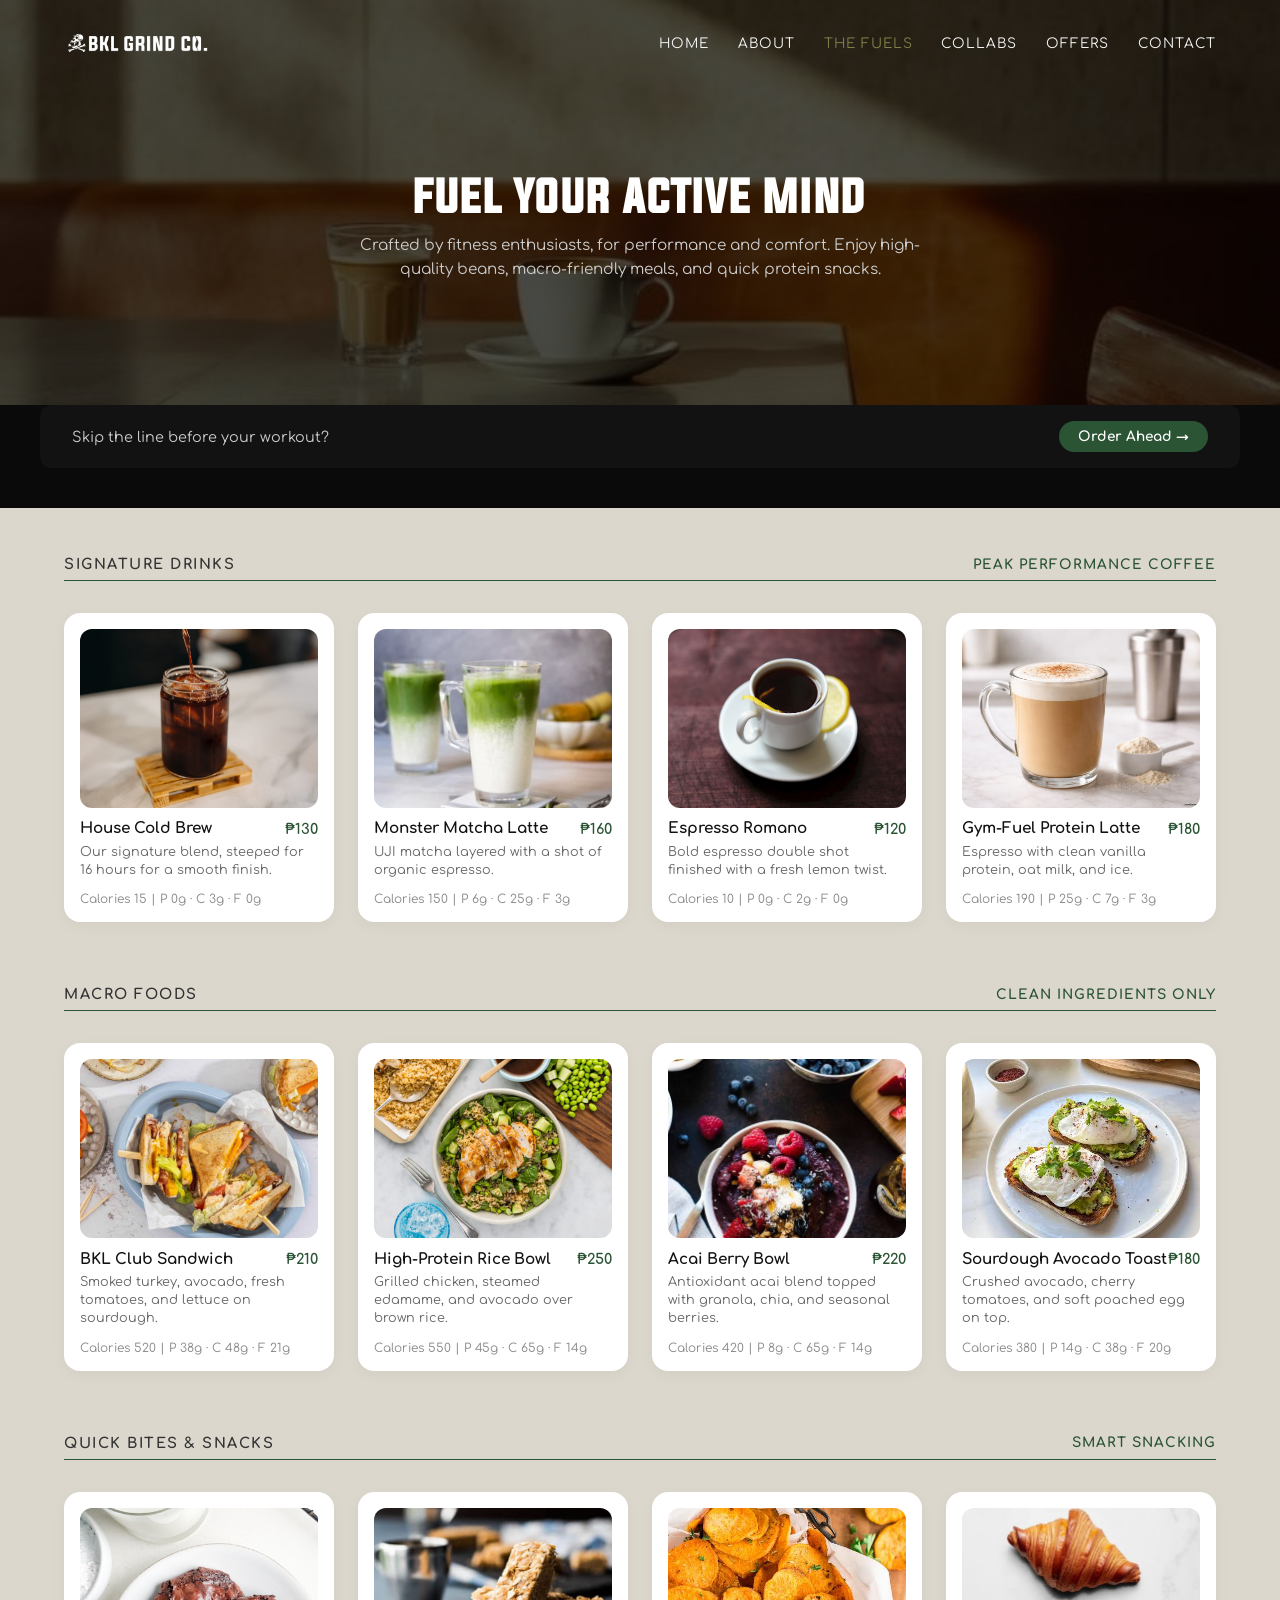
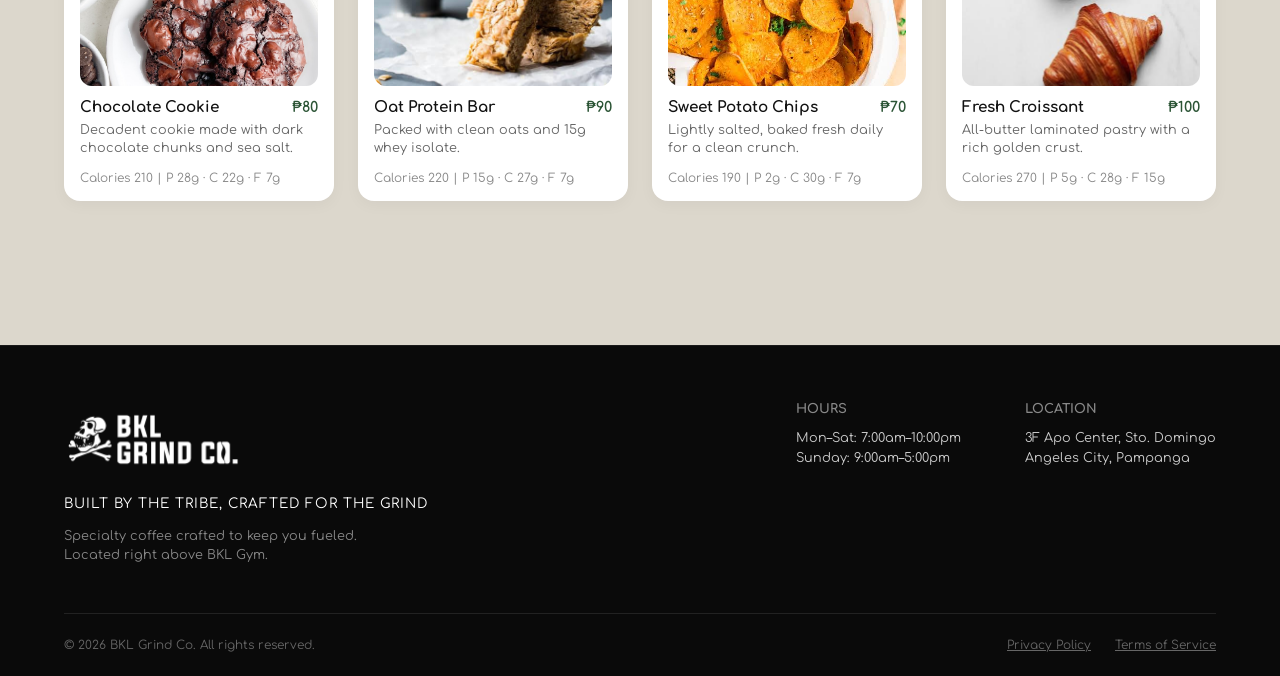
<file: menu.html>
<!DOCTYPE html>
<html lang="en">
<head>
  <meta charset="UTF-8">
  <meta name="viewport" content="width=device-width, initial-scale=1.0">
  <title>The Fuels | BKL Grind Co.</title>
  <link rel="stylesheet" href="css/grind/base.css">
  <link rel="stylesheet" href="css/grind/header.css">
  <link rel="stylesheet" href="css/grind/menu.css">
  <link rel="stylesheet" href="css/grind/footer.css">
  <link rel="preconnect" href="https://fonts.googleapis.com">
  <link rel="preconnect" href="https://fonts.gstatic.com" crossorigin>
  <link href="https://fonts.googleapis.com/css2?family=Comfortaa:wght@300..700&family=Oswald:wght@700&display=swap" rel="stylesheet">
  <link rel="stylesheet" href="https://cdnjs.cloudflare.com/ajax/libs/font-awesome/6.4.0/css/all.min.css">
</head>
<body>

  <!-- SUB-PAGE HERO HEADER -->
  <header class="header-nav">
    <div class="hero-image">
      <img src="assets/images/herobg/Menu-hero.jpg" alt="BKL Grind Co." class="hero-img">
    </div>

    <nav>
      <a href="home.html" class="nav-logo-link">
        <img src="assets/images/grind-logo-hori-white.png" alt="BKL Grind Co." class="nav-brand-logo">
      </a>

      <div class="nav-links-wrapper">
        <ul>
          <li><a href="home.html">HOME</a></li>
          <li><a href="about.html">ABOUT</a></li>
          <li><a href="menu.html" class="active">THE FUELS</a></li>
          <li><a href="collab.html">COLLABS</a></li>
          <li><a href="offers-membership.html">OFFERS</a></li>
          <li><a href="contact.html">CONTACT</a></li>
        </ul>
        <div class="hamburger-menu">&#9776;</div>
      </div>
    </nav>

    <div class="hero-text">
      <h1>FUEL YOUR ACTIVE MIND</h1>
      <p>Crafted by fitness enthusiasts, for performance and comfort. Enjoy high-quality beans, macro-friendly meals, and quick protein snacks.</p>
    </div>
  </header>

  <!-- ADVANCE ORDER TOGGLE BANNER IN MENU.HTML -->
    <div class="menu-advance-toggle-container">
    <span class="toggle-text">Skip the line before your workout?</span>
    <a href="advance-order.html" class="toggle-btn">Order Ahead &rarr;</a>
    </div>

  <!-- CREAM MENU SECTION -->
  <main class="cream-section">
    
    <!-- CATEGORY 1: SIGNATURE DRINKS -->
    <section class="menu-category-section">
      <div class="category-header">
        <span class="category-title">SIGNATURE DRINKS</span>
        <span class="category-motto">PEAK PERFORMANCE COFFEE</span>
      </div>

      <div class="menu-grid">
        <!-- ITEM 1 -->
        <div class="menu-card">
          <div class="menu-img-wrapper">
            <img src="assets/images/menu/Cold-Brew.jpg" alt="House Cold Brew">
          </div>
          <div class="menu-card-content">
            <div class="item-title-row">
              <h3>House Cold Brew</h3>
              <span class="price">₱130</span>
            </div>
            <p class="description">Our signature blend, steeped for 16 hours for a smooth finish.</p>
            <p class="macro-line">Calories 15 | P 0g · C 3g · F 0g</p>
          </div>
        </div>

        <!-- ITEM 2 -->
        <div class="menu-card">
          <div class="menu-img-wrapper">
            <img src="assets/images/menu/Matcha-Latte.png" alt="Monster Matcha Latte">
          </div>
          <div class="menu-card-content">
            <div class="item-title-row">
              <h3>Monster Matcha Latte</h3>
              <span class="price">₱160</span>
            </div>
            <p class="description">UJI matcha layered with a shot of organic espresso.</p>
            <p class="macro-line">Calories 150 | P 6g · C 25g · F 3g</p>
          </div>
        </div>

        <!-- ITEM 3 -->
        <div class="menu-card">
          <div class="menu-img-wrapper">
            <img src="assets/images/menu/Espresso-Romano.jpg" alt="Espresso Romano">
          </div>
          <div class="menu-card-content">
            <div class="item-title-row">
              <h3>Espresso Romano</h3>
              <span class="price">₱120</span>
            </div>
            <p class="description">Bold espresso double shot finished with a fresh lemon twist.</p>
            <p class="macro-line">Calories 10 | P 0g · C 2g · F 0g</p>
          </div>
        </div>

        <!-- ITEM 4 -->
        <div class="menu-card">
          <div class="menu-img-wrapper">
            <img src="assets/images/menu/Protein-Latte.jpg" alt="Gym-Fuel Protein Latte">
          </div>
          <div class="menu-card-content">
            <div class="item-title-row">
              <h3>Gym-Fuel Protein Latte</h3>
              <span class="price">₱180</span>
            </div>
            <p class="description">Espresso with clean vanilla protein, oat milk, and ice.</p>
            <p class="macro-line">Calories 190 | P 25g · C 7g · F 3g</p>
          </div>
        </div>
      </div>
    </section>

    <!-- CATEGORY 2: MACRO FOODS -->
    <section class="menu-category-section">
      <div class="category-header">
        <span class="category-title">MACRO FOODS</span>
        <span class="category-motto">CLEAN INGREDIENTS ONLY</span>
      </div>

      <div class="menu-grid">
        <!-- ITEM 1 -->
        <div class="menu-card">
          <div class="menu-img-wrapper">
            <img src="assets/images/menu/Club-Sandwich.jpg" alt="BKL Club Sandwich">
          </div>
          <div class="menu-card-content">
            <div class="item-title-row">
              <h3>BKL Club Sandwich</h3>
              <span class="price">₱210</span>
            </div>
            <p class="description">Smoked turkey, avocado, fresh tomatoes, and lettuce on sourdough.</p>
            <p class="macro-line">Calories 520 | P 38g · C 48g · F 21g</p>
          </div>
        </div>

        <!-- ITEM 2 -->
        <div class="menu-card">
          <div class="menu-img-wrapper">
            <img src="assets/images/menu/Chicken-Rice-Bowl.jpg" alt="High-Protein Rice Bowl">
          </div>
          <div class="menu-card-content">
            <div class="item-title-row">
              <h3>High-Protein Rice Bowl</h3>
              <span class="price">₱250</span>
            </div>
            <p class="description">Grilled chicken, steamed edamame, and avocado over brown rice.</p>
            <p class="macro-line">Calories 550 | P 45g · C 65g · F 14g</p>
          </div>
        </div>

        <!-- ITEM 3 -->
        <div class="menu-card">
          <div class="menu-img-wrapper">
            <img src="assets/images/menu/Acai-Berry-Bowl.jpg" alt="Acai Berry Bowl">
          </div>
          <div class="menu-card-content">
            <div class="item-title-row">
              <h3>Acai Berry Bowl</h3>
              <span class="price">₱220</span>
            </div>
            <p class="description">Antioxidant acai blend topped with granola, chia, and seasonal berries.</p>
            <p class="macro-line">Calories 420 | P 8g · C 65g · F 14g</p>
          </div>
        </div>

        <!-- ITEM 4 -->
        <div class="menu-card">
          <div class="menu-img-wrapper">
            <img src="assets/images/menu/Avocado-Toast.jpg" alt="Sourdough Avocado Toast">
          </div>
          <div class="menu-card-content">
            <div class="item-title-row">
              <h3>Sourdough Avocado Toast</h3>
              <span class="price">₱180</span>
            </div>
            <p class="description">Crushed avocado, cherry tomatoes, and soft poached egg on top.</p>
            <p class="macro-line">Calories 380 | P 14g · C 38g · F 20g</p>
          </div>
        </div>
      </div>
    </section>

    <!-- CATEGORY 3: QUICK BITES & SNACKS -->
    <section class="menu-category-section">
      <div class="category-header">
        <span class="category-title">QUICK BITES & SNACKS</span>
        <span class="category-motto">SMART SNACKING</span>
      </div>

      <div class="menu-grid">
        <!-- ITEM 1 -->
        <div class="menu-card">
          <div class="menu-img-wrapper">
            <img src="assets/images/menu/Choco-cookie.jpeg" alt="Chocolate Cookie">
          </div>
          <div class="menu-card-content">
            <div class="item-title-row">
              <h3>Chocolate Cookie</h3>
              <span class="price">₱80</span>
            </div>
            <p class="description">Decadent cookie made with dark chocolate chunks and sea salt.</p>
            <p class="macro-line">Calories 210 | P 28g · C 22g · F 7g</p>
          </div>
        </div>

        <!-- ITEM 2 -->
        <div class="menu-card">
          <div class="menu-img-wrapper">
            <img src="assets/images/menu/Oat-Bar.jpg" alt="Oat Protein Bar">
          </div>
          <div class="menu-card-content">
            <div class="item-title-row">
              <h3>Oat Protein Bar</h3>
              <span class="price">₱90</span>
            </div>
            <p class="description">Packed with clean oats and 15g whey isolate.</p>
            <p class="macro-line">Calories 220 | P 15g · C 27g · F 7g</p>
          </div>
        </div>

        <!-- ITEM 3 -->
        <div class="menu-card">
          <div class="menu-img-wrapper">
            <img src="assets/images/menu/Sweet-potato-chips.jpg" alt="Sweet Potato Chips">
          </div>
          <div class="menu-card-content">
            <div class="item-title-row">
              <h3>Sweet Potato Chips</h3>
              <span class="price">₱70</span>
            </div>
            <p class="description">Lightly salted, baked fresh daily for a clean crunch.</p>
            <p class="macro-line">Calories 190 | P 2g · C 30g · F 7g</p>
          </div>
        </div>

        <!-- ITEM 4 -->
        <div class="menu-card">
          <div class="menu-img-wrapper">
            <img src="assets/images/menu/Croissant.jpg" alt="Fresh Croissant">
          </div>
          <div class="menu-card-content">
            <div class="item-title-row">
              <h3>Fresh Croissant</h3>
              <span class="price">₱100</span>
            </div>
            <p class="description">All-butter laminated pastry with a rich golden crust.</p>
            <p class="macro-line">Calories 270 | P 5g · C 28g · F 15g</p>
          </div>
        </div>
      </div>
    </section>

  </main>

  <!-- FOOTER -->
  <footer class="site-footer">
    <div class="footer-container">
      <div class="footer-brand">
        <img src="assets/images/Grind-logo-white-n3.png" alt="BKL Grind Co." class="footer-logo-img">
        <p class="footer-tagline">BUILT BY THE TRIBE, CRAFTED FOR THE GRIND</p>
        <p class="footer-subtext">Specialty coffee crafted to keep you fueled.<br>Located right above BKL Gym.</p>
      </div>

      <div class="footer-info">
        <div class="info-block">
          <h4>HOURS</h4>
          <p>Mon–Sat: 7:00am–10:00pm</p>
          <p>Sunday: 9:00am–5:00pm</p>
        </div>
        <div class="info-block">
          <h4>LOCATION</h4>
          <p>3F Apo Center, Sto. Domingo<br>Angeles City, Pampanga</p>
        </div>
      </div>
    </div>

    <div class="footer-bottom">
      <p>&copy; 2026 BKL Grind Co. All rights reserved.</p>
      <ul class="footer-links">
        <li><a href="#">Privacy Policy</a></li>
        <li><a href="#">Terms of Service</a></li>
      </ul>
    </div>
  </footer>

  <script src="js/nav-scroll.js"></script>

</body>
</html>
</file>
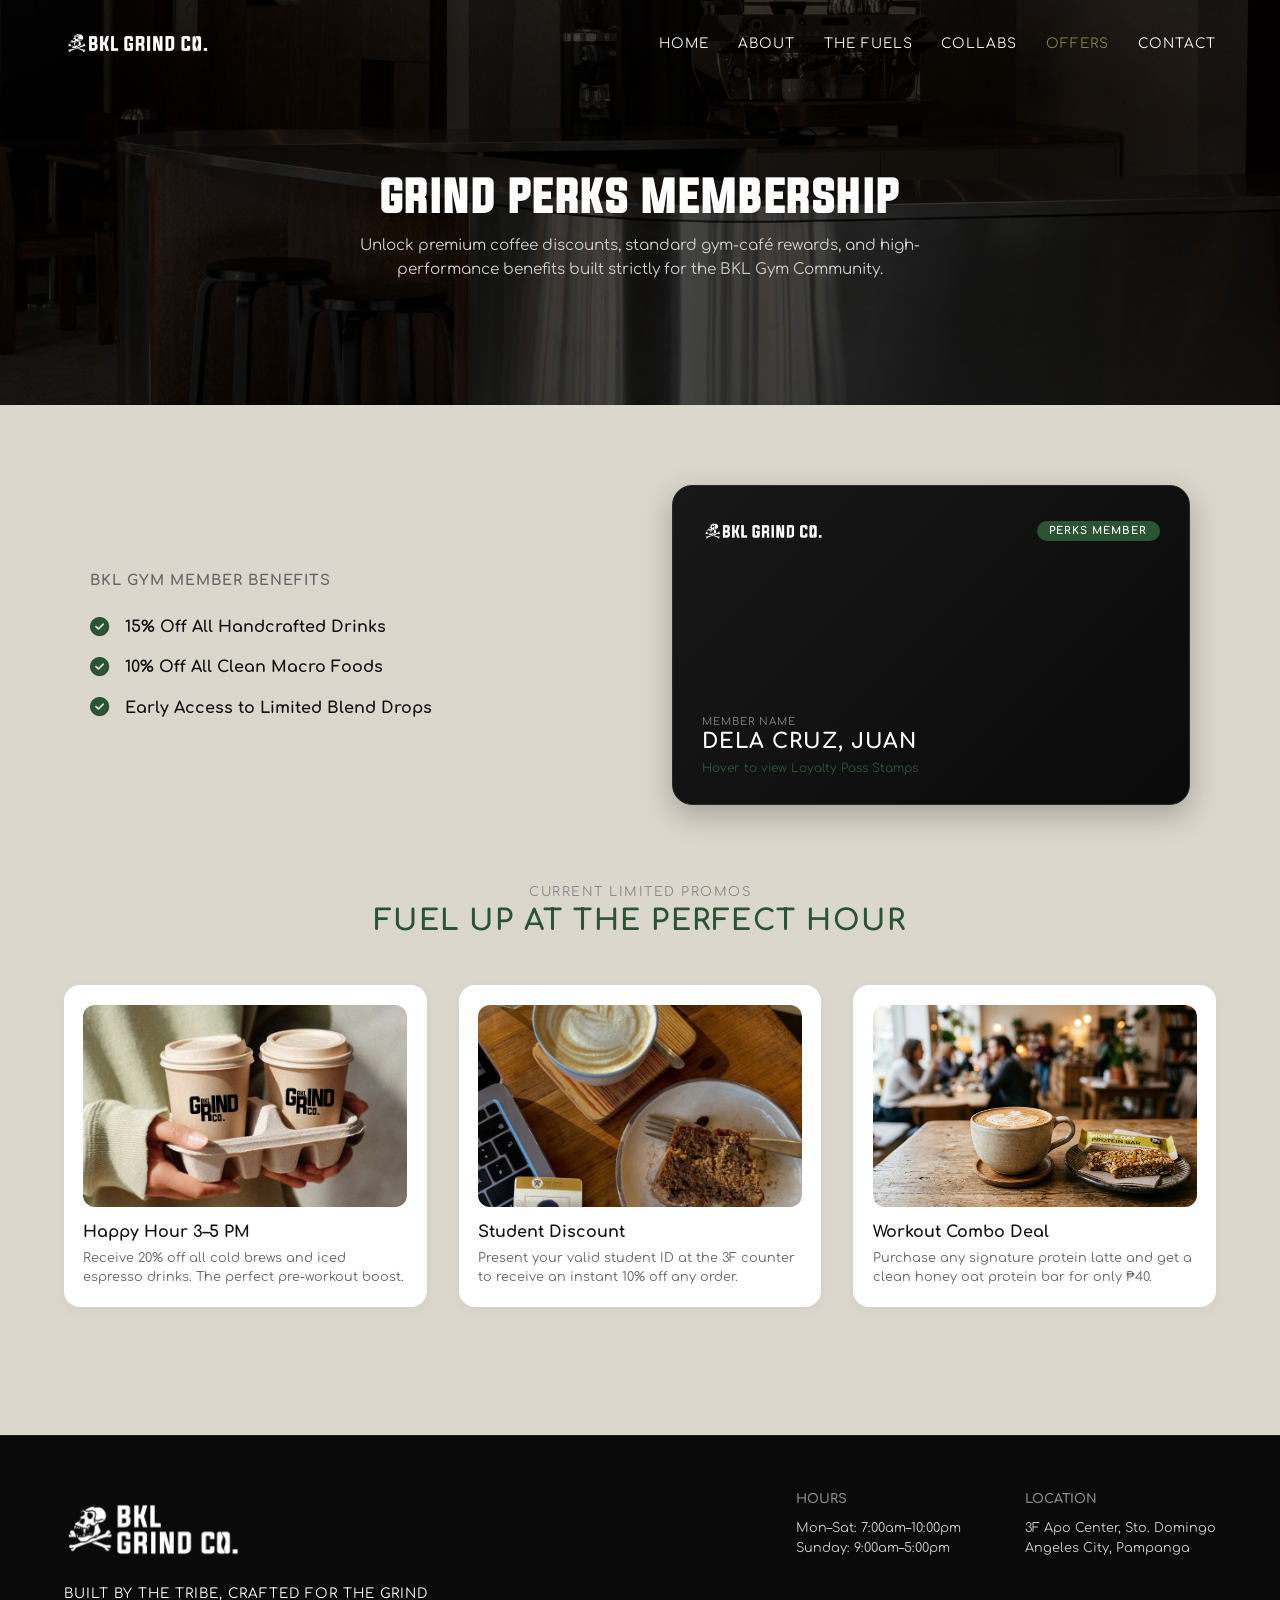
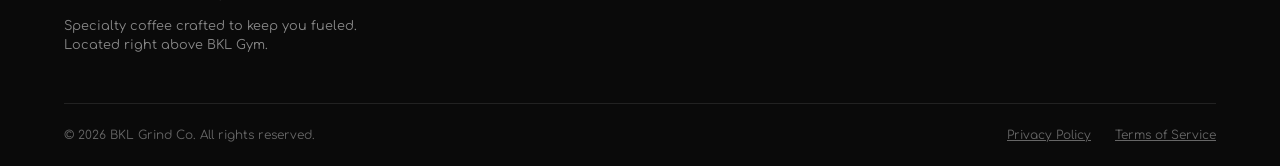
<file: offers-membership.html>
<!DOCTYPE html>
<html lang="en">
<head>
  <meta charset="UTF-8">
  <meta name="viewport" content="width=device-width, initial-scale=1.0">
  <title>Offers & Membership | BKL Grind Co.</title>
  <link rel="stylesheet" href="css/grind/base.css">
  <link rel="stylesheet" href="css/grind/header.css">
  <link rel="stylesheet" href="css/grind/offers.css">
  <link rel="stylesheet" href="css/grind/footer.css">
  <link rel="preconnect" href="https://fonts.googleapis.com">
  <link rel="preconnect" href="https://fonts.gstatic.com" crossorigin>
  <link href="https://fonts.googleapis.com/css2?family=Comfortaa:wght@300..700&family=Oswald:wght@700&display=swap" rel="stylesheet">
  <link rel="stylesheet" href="https://cdnjs.cloudflare.com/ajax/libs/font-awesome/6.4.0/css/all.min.css">
</head>
<body>

  <!-- SUB-PAGE HERO HEADER -->
  <header class="header-nav">
    <div class="hero-image">
      <img src="assets/images/herobg/offers-hero.jpg" alt="BKL Grind Co." class="hero-img">
    </div>

    <nav>
      <a href="home.html" class="nav-logo-link">
        <img src="assets/images/grind-logo-hori-white.png" alt="BKL Grind Co." class="nav-brand-logo">
      </a>

      <div class="nav-links-wrapper">
        <ul>
          <li><a href="home.html">HOME</a></li>
          <li><a href="about.html">ABOUT</a></li>
          <li><a href="menu.html">THE FUELS</a></li>
          <li><a href="collab.html">COLLABS</a></li>
          <li><a href="offers-membership.html" class="active">OFFERS</a></li>
          <li><a href="contact.html">CONTACT</a></li>
        </ul>
        <div class="hamburger-menu">&#9776;</div>
      </div>
    </nav>

    <div class="hero-text">
      <h1>GRIND PERKS MEMBERSHIP</h1>
      <p>Unlock premium coffee discounts, standard gym-café rewards, and high-performance benefits built strictly for the BKL Gym Community.</p>
    </div>
  </header>

  <main class="cream-section">
    
    <!-- MEMBERSHIP & FLIP LOYALTY CARD SECTION -->
    <section class="membership-section">
      <div class="membership-container">
        
        <!-- LEFT: BENEFITS LIST -->
        <div class="membership-benefits">
          <h3>BKL GYM MEMBER BENEFITS</h3>
          <ul class="benefit-list">
            <li>
              <span class="check-icon"><i class="fa-solid fa-circle-check"></i></span>
              <span>15% Off All Handcrafted Drinks</span>
            </li>
            <li>
              <span class="check-icon"><i class="fa-solid fa-circle-check"></i></span>
              <span>10% Off All Clean Macro Foods</span>
            </li>
            <li>
              <span class="check-icon"><i class="fa-solid fa-circle-check"></i></span>
              <span>Early Access to Limited Blend Drops</span>
            </li>
          </ul>
        </div>

        <!-- RIGHT: INTERACTIVE 3D FLIP LOYALTY CARD -->
        <div class="flip-card-container">
          <div class="flip-card-inner">
            
            <!-- CARD FRONT (DEFAULT) -->
            <div class="flip-card-front">
              <div class="card-brand-header">
                <img src="assets/images/grind-logo-hori-white.png" alt="BKL Grind Co." class="pass-logo">
                <span class="pass-badge">PERKS MEMBER</span>
              </div>
              <div class="card-member-details">
                <p class="label">MEMBER NAME</p>
                <p class="name">DELA CRUZ, JUAN</p>
                <p class="subtext">Hover to view Loyalty Pass Stamps</p>
              </div>
            </div>

            <!-- CARD BACK (FLIPPED STAMPS VIEW) -->
            <!-- CARD BACK (FLIPPED STAMPS VIEW) -->
            <div class="flip-card-back">
            <div class="stamp-header">
                <h3>LOYALTY PASS</h3>
                <span class="tag">BUY 10 GET 1 FREE</span>
            </div>
            <p class="stamp-subtext">Get a virtual stamp for every handcrafted beverage purchased. Your 11th drink is completely on BKL.</p>
            
            <div class="stamp-grid">
                <div class="stamp-slot active"><img src="assets/images/Bone-X.png" alt="X Stamp" class="stamp-bone-img"></div>
                <div class="stamp-slot active"><img src="assets/images/Bone-X.png" alt="X Stamp" class="stamp-bone-img"></div>
                <div class="stamp-slot active"><img src="assets/images/Bone-X.png" alt="X Stamp" class="stamp-bone-img"></div>
                <div class="stamp-slot active"><img src="assets/images/Bone-X.png" alt="X Stamp" class="stamp-bone-img"></div>
                <div class="stamp-slot active"><img src="assets/images/Bone-X.png" alt="X Stamp" class="stamp-bone-img"></div>
                <div class="stamp-slot active"><img src="assets/images/Bone-X.png" alt="X Stamp" class="stamp-bone-img"></div>
                <div class="stamp-slot active"><img src="assets/images/Bone-X.png" alt="X Stamp" class="stamp-bone-img"></div>
                <div class="stamp-slot empty">8</div>
                <div class="stamp-slot empty">9</div>
                <div class="stamp-slot empty">10</div>
            </div>
            <p class="stamp-footer">Stamps collected: 7 / 10 Collected</p>
            </div>

          </div>
        </div>

      </div>
    </section>

    <!-- PROMOS SECTION -->
    <section class="promos-section">
      <span class="sub-motto">CURRENT LIMITED PROMOS</span>
      <h2>Fuel Up at the Perfect Hour</h2>

      <div class="promos-grid">
        <!-- PROMO 1 -->
        <div class="promo-card">
          <div class="promo-img-wrapper">
            <img src="assets/images/Card-images/Happy-hour.png" alt="Happy Hour">
          </div>
          <div class="promo-content">
            <h3>Happy Hour 3–5 PM</h3>
            <p>Receive 20% off all cold brews and iced espresso drinks. The perfect pre-workout boost.</p>
          </div>
        </div>

        <!-- PROMO 2 -->
        <div class="promo-card">
          <div class="promo-img-wrapper">
            <img src="assets/images/Card-images/Student-Discount.png" alt="Student Discount">
          </div>
          <div class="promo-content">
            <h3>Student Discount</h3>
            <p>Present your valid student ID at the 3F counter to receive an instant 10% off any order.</p>
          </div>
        </div>

        <!-- PROMO 3 -->
        <div class="promo-card">
          <div class="promo-img-wrapper">
            <img src="assets/images/Card-images/work-combo.jpg" alt="Workout Combo Deal">
          </div>
          <div class="promo-content">
            <h3>Workout Combo Deal</h3>
            <p>Purchase any signature protein latte and get a clean honey oat protein bar for only ₱40.</p>
          </div>
        </div>
      </div>
    </section>

  </main>

  <!-- FOOTER -->
  <footer class="site-footer">
    <div class="footer-container">
      <div class="footer-brand">
        <img src="assets/images/Grind-logo-white-n3.png" alt="BKL Grind Co." class="footer-logo-img">
        <p class="footer-tagline">BUILT BY THE TRIBE, CRAFTED FOR THE GRIND</p>
        <p class="footer-subtext">Specialty coffee crafted to keep you fueled.<br>Located right above BKL Gym.</p>
      </div>

      <div class="footer-info">
        <div class="info-block">
          <h4>HOURS</h4>
          <p>Mon–Sat: 7:00am–10:00pm</p>
          <p>Sunday: 9:00am–5:00pm</p>
        </div>
        <div class="info-block">
          <h4>LOCATION</h4>
          <p>3F Apo Center, Sto. Domingo<br>Angeles City, Pampanga</p>
        </div>
      </div>
    </div>

    <div class="footer-bottom">
      <p>&copy; 2026 BKL Grind Co. All rights reserved.</p>
      <ul class="footer-links">
        <li><a href="#">Privacy Policy</a></li>
        <li><a href="#">Terms of Service</a></li>
      </ul>
    </div>
  </footer>

  <script src="js/nav-scroll.js"></script>

</body>
</html>
</file>
<file: css/bkl/base.css>
@font-face {
    font-family: 'Evogria';
    src: url('../../assets/fonts/Evogria.ttf') format('truetype');
    font-weight: normal;
    font-style: normal;
    font-display: swap;
}

:root {
    --font-heading: 'Evogria', sans-serif;
    --font-body: 'Comfortaa', cursive, sans-serif;
    --bg-dark: #0a0a0a;
    --bg-cream: #dcd7cc;
    --text-olive: #7F804B;
    --text-dark: #121212;
    --text-light: #f5f5f5;
    --text-muted: #888888;
}

*,
*::before,
*::after {
    margin: 0;
    padding: 0;
    box-sizing: border-box;
}

html, body {
    width: 100%;
    margin: 0;
    padding: 0;
    overflow-x: hidden;
}

body {
    font-family: var(--font-body);
    margin: 0;
    padding: 0; /* Flush to edges */
    background-color: var(--bg-dark);
    color: var(--text-light);
}

h1, h2, .brand-heading {
    font-family: var(--font-heading);
    text-transform: uppercase;
    letter-spacing: 1.5px;
}

h3
{
    font-family: var(--font-body);
    text-transform: uppercase;
    letter-spacing: 1px;
    font-size: 1.5rem;
    text-align: left;
}

p, span, a, .body-text {
    font-family: var(--font-body);
}

/* Base Buttons */
.btn {
    display: inline-block;
    padding: 0.75rem 2.25rem;
    font-family: var(--font-body);
    font-size: 0.95rem;
    font-weight: 600;
    text-transform: uppercase;
    letter-spacing: 1px;
    text-decoration: none;
    text-align: center;
    border-radius: 4px;
    cursor: pointer;
    transition: all 0.25s ease-in-out;
}

.header-logo-img {
    height: 32px;
    width: auto;
    object-fit: contain;
    filter: brightness(0) invert(1);
}

.header-icon {
    width: 24px;
    height: 24px;
    object-fit: contain;
    filter: brightness(0) invert(1);
}
</file>
<file: css/bkl/landing.css>
.landing-body {
    background: linear-gradient(rgba(0, 0, 0, 0.65), rgba(0, 0, 0, 0.65)), 
                url('../../assets/images/MAIN.png') center/cover no-repeat;
    min-height: 100vh;
    display: flex;
    flex-direction: column;
    justify-content: space-between;
    text-align: center;
    box-sizing: border-box;
    padding: 1.5rem;
}

.landing-header {
    display: flex;
    align-items: center;
    justify-content: center;
    gap: 12px;
    padding-top: 1.5rem;
}

.landing-hero {
    display: flex;
    flex-direction: column;
    align-items: center;
    justify-content: center;
    text-align: center;
    min-height: calc(100vh - 70px);
    padding: 2rem 1rem;
    box-sizing: border-box;
}

.landing-title {
    font-family: var(--font-heading);
    color: #ffffff;
    font-size: 5rem;
    line-height: 1.2;
    letter-spacing: 2px;
    margin-bottom: 2rem;
}

.landing-btn {
    display: inline-block;
    padding: 0.75rem 2.5rem;
    border: 1px solid rgb(0, 0, 0);
    background-color: rgb(0, 0, 0);
    color: #ffffff;
    font-size: 0.95rem;
    text-decoration: none;
    text-transform: uppercase;
    letter-spacing: 1px;
    transition: background 0.3s ease, border-color 0.3s ease;
    margin-bottom: 3rem;
}

.landing-btn:hover {
    background: #ffffff;
    color: #000000;
}

.landing-motto {
    display: flex;
    align-items: center;
    justify-content: center;
    width: 90%;
    max-width: 650px;
}

.motto-line {
    flex: 1;
    height: 1px;
    background-color: rgba(255, 255, 255, 0.5);
}

.motto-text {
    color: #ffffff;
    font-family: var(--font-body);
    font-size: 0.9rem;
    letter-spacing: 1px;
    padding: 0 1.25rem;
    white-space: nowrap;
}
</file>
<file: css/grind/base.css>
@font-face {
    font-family: 'Evogria';
    src: url('../../assets/fonts/Evogria.ttf') format('truetype');
    font-weight: normal;
    font-style: normal;
    font-display: swap;
}

:root {
    --font-heading: 'Evogria', sans-serif;
    --font-body: 'Comfortaa', cursive, sans-serif;
    --bg-dark: #0a0a0a;
    --bg-cream: #dcd7cc;
    --text-olive: #7F804B;
    --text-dark: #121212;
    --text-light: #f5f5f5;
    --text-muted: #888888;
}

*,
*::before,
*::after {
    margin: 0;
    padding: 0;
    box-sizing: border-box;
}

html, body {
    width: 100%;
    margin: 0;
    padding: 0;
    overflow-x: hidden;
}

body {
    font-family: var(--font-body);
    margin: 0;
    padding: 0;
    background-color: var(--bg-dark);
    color: var(--text-light);
}

h1, h2, .brand-heading {
    font-family: var(--font-heading);
    text-transform: uppercase;
    letter-spacing: 1.5px;
}

p, span, a, .body-text {
    font-family: var(--font-body);
}

.cream-section {
    background-color: var(--bg-cream, #DCD7CC);
    padding: 3rem 5% 5rem;
    color: #121212;
}

.landing-motto {
    display: flex;
    align-items: center;
    justify-content: center;
    width: 90%;
    max-width: 650px;
    margin: 0 auto 2.5rem;
}

.motto-line {
    flex: 1;
    height: 1px;
    background-color: rgba(0, 0, 0, 0.25);
}

.motto-text {
    color: #666666;
    font-size: 0.9rem;
    text-transform: uppercase;
    letter-spacing: 1.5px;
    padding: 0 1.25rem;
    white-space: nowrap;
}

.section-title-dark {
    font-family: var(--font-heading);
    font-size: 2.2rem;
    color: #121212;
    text-align: center;
    margin-bottom: 3rem;
    letter-spacing: 1px;
}

@media (max-width: 1024px) {
    .section-title-dark {
        font-size: 1.8rem;
        margin-bottom: 2rem;
    }

    .landing-motto {
        width: 100%;
        max-width: 500px;
    }

    .motto-text {
        font-size: 0.85rem;
        padding: 0 1rem;
    }

    .cream-section {
        padding: 2.5rem 5% 4rem;
    }
}

@media (max-width: 600px) {
    .section-title-dark {
        font-size: 1.5rem;
        margin-bottom: 1.5rem;
    }

    .landing-motto {
        flex-direction: column;
        gap: 0.8rem;
    }

    .motto-line {
        display: none;

    .motto-text {
        font-size: 0.8rem;
        text-align: center;
        padding: 0;
    }

    .cream-section {
        padding: 2rem 1.5rem 3rem;
    }
}

@media (max-width: 400px) {
    .section-title-dark {
        font-size: 1.3rem;
    }

    .motto-text {
        font-size: 0.75rem;
        letter-spacing: 1px;
    }

    .cream-section {
        padding: 1.5rem 1rem 2.5rem;
    }
}
</file>
<file: css/grind/header.css>
.header-nav {
    position: sticky;
    width: 100%;
    min-height: 80vh;
    display: flex;
    flex-direction: column;
    justify-content: space-between;
    padding: 1.5rem 5%;
    box-sizing: border-box;
    overflow: hidden;
}

.header-nav .hero-image {
    position: absolute;
    top: 0;
    left: 0;
    width: 100%;
    height: 100%;
    z-index: 0;
}

.header-nav .hero-image .hero-img {
    width: 100%;
    height: 100%;
    object-fit: cover;
    object-position: center;
    filter: brightness(0.35);
}

.header-nav nav,
.header-nav .hero-text,
.header-nav .banner {
    position: relative;
    z-index: 2;
}

.header-nav {
    position: relative;
    width: 100%;
    min-height: 45vh; /* Shorter height for inner sub-pages */
    display: flex;
    flex-direction: column;
    justify-content: space-between;
    padding: 0 5%;
    box-sizing: border-box;
    overflow: hidden;
}

.header-nav .hero-image {
    position: absolute;
    top: 0;
    left: 0;
    width: 100%;
    height: 100%;
    z-index: 0;
}

.header-nav .hero-image .hero-img {
    width: 100%;
    height: 100%;
    object-fit: cover;
    object-position: center;
    filter: brightness(0.30);
}

/* Universal Sticky Header Bar */
.header-nav nav {
    position: fixed;
    top: 0;
    left: 0;
    width: 100%;
    z-index: 100;
    display: flex;
    align-items: center;
    justify-content: space-between;
    padding: 1.5rem 5%;
    background-color: transparent;
    transition: background-color 0.3s ease, padding 0.3s ease;
}

.header-nav nav.scrolled {
    background-color: #0a0a0a;
    box-shadow: 0 4px 15px rgba(0,0,0,0.5);
    padding: 0.9rem 5%;
}

.nav-logo-link {
    display: flex;
    align-items: center;
    text-decoration: none;
}

.header-nav .nav-brand-logo {
    height: 38px;
    width: auto;
    object-fit: contain;
    filter: brightness(0) invert(1);
}

.nav-links-wrapper {
    display: flex;
    align-items: center;
    gap: 1.2rem;
    margin-left: auto;
}

.header-nav nav ul {
    display: flex;
    list-style: none;
    gap: 1.8rem;
    align-items: center;
    margin: 0 !important;
    padding: 0 !important;
}

.header-nav nav ul li a {
    color: #f5f5f5;
    text-decoration: none;
    font-family: var(--font-body);
    font-size: 0.85rem;
    font-weight: 400;
    letter-spacing: 1px;
    position: relative;
    padding-bottom: 3px;
    transition: color 0.3s ease;
}

.header-nav nav ul li a.active {
    color: #7F804B !important;
}

.header-nav nav ul li a:hover {
    color: #7F804B;
}

.hamburger-menu {
    color: #ffffff;
    font-size: 1.3rem;
    cursor: pointer;
    line-height: 1;
    margin: 0 !important;
    padding: 0 !important;
}

/* Inner Page Standard Hero Layout (Centered banner style) */
.header-nav .hero-text {
    position: relative;
    z-index: 2;
    text-align: center;
    max-width: 800px;
    margin: auto;
    padding: 6rem 1rem 3rem;
    width: 100%;
}

.header-nav .hero-text h1 {
    font-family: var(--font-heading);
    font-size: 2.5rem;
    font-weight: 800;
    color: #ffffff;
    letter-spacing: 1.5px;
    margin-bottom: 0.8rem;
    text-transform: uppercase;
}

.header-nav .hero-text p {
    font-size: 0.95rem;
    color: #cccccc;
    line-height: 1.6;
    max-width: 600px;
    margin: 0 auto;
}

@media (max-width: 768px) {
    .nav-links-wrapper {
        display: none;
        flex-direction: column;
        gap: 1rem;
        background-color: #0a0a0a;
        position: absolute;
        top: 100%;
        right: 0;
        width: 100%;
        padding: 1rem;
    }

    .nav-links-wrapper.active {
        display: flex;
    }

    .hamburger-menu {
        display: block;
    }
}
@media (min-width: 769px) {
    .hamburger-menu {
        display: none;
    }
}
</file>
<file: css/grind/about.css>
.value p {
    color: #bbb;
    font-size: 0.88rem;
}
.about-story-section {
    max-width: 1200px;
    margin: 0 auto;
    padding: 3rem 1rem 4rem;
}
.story-container {
    display: grid;
    grid-template-columns: 1fr 1fr;
    gap: 3.5rem;
    align-items: center;
}
.story-text h2 {
    font-family: var(--font-body);
    font-size: 1.8rem;
    font-weight: 700;
    color: #121212;
    margin-bottom: 1.5rem;
    text-transform: uppercase;
    letter-spacing: 1px;
}
.story-text p {
    font-family: var(--font-body);
    font-size: 0.9rem;
    color: #555555;
    line-height: 1.7;
    margin-bottom: 1.2rem;
}
.story-text .story-highlight {
    font-weight: 600;
    color: #121212;
}
.story-image {
    width: 100%;
    border-radius: 16px;
    overflow: hidden;
    box-shadow: 0 8px 25px rgba(0,0,0,0.08);
}
.story-image img {
    width: 100%;
    height: auto;
    display: block;
    object-fit: cover;
}
.about-mission-section {
    max-width: 1200px;
    margin: 0 auto;
    padding: 2rem 1rem 5rem;
    text-align: center;
}
.about-mission-section .sub-motto {
    font-family: var(--font-body);
    font-size: 0.85rem;
    color: #888888;
    display: block;
    margin-bottom: 0.5rem;
}
.about-mission-section h2 {
    font-family: var(--font-heading);
    font-size: 2.2rem;
    font-weight: 800;
    color: #121212;
    letter-spacing: 1.5px;
    margin-bottom: 3rem;
    text-transform: uppercase;
}
.values-grid {
    display: grid;
    grid-template-columns: repeat(3, 1fr);
    gap: 2.5rem;
}
.value-card {
    display: flex;
    flex-direction: column;
    align-items: center;
    text-align: center;
}
.value-icon {
    width: 44px;
    height: 44px;
    background-color: #2b5435;
    color: #ffffff;
    border-radius: 50%;
    display: flex;
    align-items: center;
    justify-content: center;
    font-size: 1.1rem;
    margin-bottom: 1.2rem;
}
.value-card h3 {
    font-family: var(--font-body);
    font-size: 1.05rem;
    font-weight: 700;
    color: #121212;
    margin-bottom: 0.8rem;
    letter-spacing: 0.5px;
}
.value-card p {
    font-family: var(--font-body);
    font-size: 0.85rem;
    color: #666666;
    line-height: 1.6;
}
</file>
<file: css/grind/footer.css>
.site-footer {
    background-color: #0a0a0a;
    color: #ffffff;
    padding: 3.5rem 5% 1.5rem;
    border-top: 1px solid #1a1a1a;
}

.footer-container {
    max-width: 1200px;
    margin: 0 auto;
    display: flex;
    justify-content: space-between;
    align-items: flex-start;
    gap: 2rem;
    padding-bottom: 3rem;
    border-bottom: 1px solid #222222;
}

.footer-logo-img {
    height: 74px;
    width: auto;
    object-fit: contain;
    filter: brightness(0) invert(1);
    margin-bottom: 1rem;
}

.footer-tagline {
    font-family: var(--font-body);
    font-size: 0.85rem;
    letter-spacing: 1px;
    margin-bottom: 1rem;
}

.footer-subtext {
    font-size: 0.8rem;
    color: #888888;
    line-height: 1.5;
}

.footer-info {
    display: flex;
    gap: 4rem;
}

.info-block h4 {
    font-size: 0.8rem;
    font-weight: 700;
    color: #888888;
    margin-bottom: 0.75rem;
}

.info-block p {
    font-size: 0.8rem;
    color: #cccccc;
    line-height: 1.6;
}

.footer-bottom {
    max-width: 1200px;
    margin: 1.5rem auto 0;
    display: flex;
    justify-content: space-between;
    align-items: center;
    font-size: 0.75rem;
    color: #666666;
}

.footer-links {
    display: flex;
    gap: 1.5rem;
    list-style: none;
}

.footer-links a {
    color: #666666;
    text-decoration: underline;
}

@media (max-width: 1024px) {
    .footer-container {
        flex-direction: column;
        align-items: center;
        text-align: center;
        gap: 2rem;
    }

    .footer-info {
        flex-direction: column;
        gap: 2rem;
        align-items: center;
    }

    .footer-bottom {
        flex-direction: column;
        gap: 1rem;
        text-align: center;
    }
}

@media (max-width: 600px) {
    .footer-logo-img {
        height: 60px;
    }

    .footer-tagline {
        font-size: 0.8rem;
        margin-bottom: 0.8rem;
    }

    .footer-subtext {
        font-size: 0.75rem;
    }

    .info-block h4 {
        font-size: 0.75rem;
    }

    .info-block p {
        font-size: 0.75rem;
    }

    .footer-links {
        flex-wrap: wrap;
        justify-content: center;
        gap: 1rem;
    }

    .footer-links a {
        font-size: 0.75rem;
    }
}

@media (max-width: 400px) {
    .footer-logo-img {
        height: 50px;
    }

    .footer-tagline {
        font-size: 0.7rem;
    }

    .footer-subtext {
        font-size: 0.7rem;
    }

    .footer-links {
        flex-direction: column;
        gap: 0.5rem;
    }

    .footer-bottom {
        font-size: 0.7rem;
    }
}
</file>
<file: css/grind/advance-order.css>
.advance-hero {
    min-height: auto;
    padding: 7rem 5% 4rem;
    background-color: #0a0a0a;
}

.advance-hero-container {
    max-width: 1200px;
    margin: 0 auto;
    display: grid;
    grid-template-columns: 1fr 1fr;
    gap: 3.5rem;
    align-items: center;
}

.advance-hero-text .hero-badge {
    display: inline-block;
    background-color: #2b5435;
    color: #ffffff;
    font-size: 0.65rem;
    font-weight: 700;
    padding: 0.35rem 0.85rem;
    border-radius: 20px;
    letter-spacing: 1px;
    margin-bottom: 1.5rem;
}

.advance-hero-text h1 {
    font-family: var(--font-heading);
    font-size: 3.2rem;
    font-weight: 800;
    color: #ffffff;
    line-height: 1.1;
    margin-bottom: 1.5rem;
    letter-spacing: 1.5px;
}

.advance-hero-text p {
    font-family: var(--font-body);
    font-size: 0.95rem;
    color: #cccccc;
    line-height: 1.6;
    max-width: 500px;
}

.advance-hero-image {
    width: 100%;
    border-radius: 20px;
    overflow: hidden;
    box-shadow: 0 10px 30px rgba(0,0,0,0.4);
}

.advance-hero-image img {
    width: 100%;
    height: 100%;
    object-fit: cover;
    display: block;
}

.how-it-works-section {
    max-width: 1100px;
    margin: 0 auto 5rem;
    text-align: center;
}

.steps-grid {
    display: grid;
    grid-template-columns: repeat(3, 1fr);
    gap: 2.5rem;
    margin-top: 3rem;
}

.step-card {
    display: flex;
    flex-direction: column;
    align-items: center;
}

.step-number {
    width: 44px;
    height: 44px;
    background-color: #2b5435;
    color: #ffffff;
    border-radius: 50%;
    display: flex;
    align-items: center;
    justify-content: center;
    font-size: 1.1rem;
    font-weight: 700;
    margin-bottom: 1.2rem;
}

.step-card h3 {
    font-family: var(--font-body);
    font-size: 1.05rem;
    font-weight: 700;
    color: #121212;
    margin-bottom: 0.6rem;
}

.step-card p {
    font-family: var(--font-body);
    font-size: 0.85rem;
    color: #666666;
    line-height: 1.5;
}

.advance-form-section {
    max-width: 1100px;
    margin: 0 auto;
    padding-bottom: 4rem;
}

.advance-form-container {
    display: grid;
    grid-template-columns: 1fr 1.2fr;
    gap: 4rem;
    align-items: start;
}

.form-instructions .sub-motto {
    font-size: 0.8rem;
    color: #888888;
    letter-spacing: 1px;
    display: block;
    margin-bottom: 0.5rem;
}

.form-instructions .instructions-p {
    font-family: var(--font-body);
    font-size: 0.88rem;
    color: #555555;
    line-height: 1.6;
    margin-bottom: 2rem;
}

.note-box {
    background-color: #ffffff;
    border-radius: 8px;
    padding: 1.2rem;
    display: flex;
    gap: 1rem;
    box-shadow: 0 4px 15px rgba(0,0,0,0.03);
}

.note-box .green-bar {
    width: 4px;
    background-color: #2b5435;
    border-radius: 2px;
    flex-shrink: 0;
}

.note-box p {
    font-family: var(--font-body);
    font-size: 0.8rem;
    color: #555555;
    line-height: 1.5;
}

.advance-form-card {
    background-color: #ffffff;
    border-radius: 16px;
    padding: 2.5rem;
    box-shadow: 0 4px 20px rgba(0, 0, 0, 0.04);
}

.advance-form-card .form-group {
    margin-bottom: 1.2rem;
}

.advance-form-card .form-row {
    display: grid;
    grid-template-columns: 1fr 1fr;
    gap: 1.2rem;
}

.advance-form-card label {
    display: block;
    font-family: var(--font-body);
    font-size: 0.85rem;
    font-weight: 600;
    color: #333333;
    margin-bottom: 0.4rem;
}

.advance-form-card input,
.advance-form-card select {
    width: 100%;
    padding: 0.85rem 1rem;
    background-color: #e3ded8;
    border: none;
    border-radius: 8px;
    font-family: var(--font-body);
    font-size: 0.85rem;
    color: #333333;
    outline: none;
    box-sizing: border-box;
}

.time-input-wrapper {
    position: relative;
}

.time-input-wrapper .clock-icon {
    position: absolute;
    right: 1rem;
    top: 50%;
    transform: translateY(-50%);
    color: #666666;
    font-size: 0.9rem;
}

@media (max-width: 850px) {
    .advance-hero-container,
    .steps-grid,
    .advance-form-container {
        grid-template-columns: 1fr;
    }
}

/* Functional order builder — styled to match the BKL Grind page design */
.advance-form-section {
    max-width: 1200px;
    padding: 0 0 2rem;
}

.advance-form-container {
    grid-template-columns: minmax(230px, 0.78fr) minmax(0, 1.35fr);
    gap: 3rem;
    align-items: start;
}

.form-instructions {
    padding-top: 1.2rem;
}

.form-instructions .sub-motto,
.order-card-heading .sub-motto,
.order-summary-heading .sub-motto,
.modal-content .sub-motto {
    font-size: 0.7rem;
    font-weight: 700;
    text-transform: uppercase;
    color: #7f804b;
    letter-spacing: 1.5px;
    display: block;
    margin-bottom: 0.65rem;
}

.form-instructions .instructions-title {
    color: #121212;
    font-size: 2rem;
    line-height: 1.18;
    margin-bottom: 1rem;
}

.form-instructions .instructions-p {
    font-size: 0.9rem;
    margin-bottom: 1.5rem;
}

.note-box {
    padding: 1.2rem;
    gap: 0.9rem;
    align-items: stretch;
}

.note-box strong,
.order-side-note strong {
    display: block;
    font-size: 0.83rem;
    color: #202020;
    margin-bottom: 0.45rem;
}

.note-box p,
.order-side-note p {
    margin: 0;
    font-size: 0.78rem;
    line-height: 1.6;
}

.order-side-note {
    display: flex;
    gap: 0.9rem;
    align-items: flex-start;
    margin-top: 1.5rem;
    padding: 0.5rem 0.2rem;
}

.order-side-note > i {
    color: #2b5435;
    margin-top: 0.15rem;
}

.advance-form-card {
    min-width: 0;
    padding: clamp(1.2rem, 3vw, 2rem);
    border: 1px solid rgba(18, 18, 18, 0.06);
}

.order-card-heading {
    margin-bottom: 1.5rem;
}

.order-card-heading h2,
.order-summary-heading h3 {
    font-family: var(--font-heading);
    color: #121212;
    text-transform: uppercase;
    letter-spacing: 0.8px;
}

.order-card-heading h2 {
    font-size: 1.7rem;
    margin-bottom: 0.5rem;
}

.order-card-heading p {
    color: #666;
    font-size: 0.8rem;
    line-height: 1.55;
}

.advance-form-card .form-group {
    min-width: 0;
    margin-bottom: 1rem;
}

.advance-form-card .form-group label,
.field-eyebrow {
    display: block;
    font-family: var(--font-body);
    font-size: 0.77rem;
    font-weight: 700;
    color: #303030;
    margin-bottom: 0.45rem;
}

.advance-form-card input,
.advance-form-card select {
    width: 100%;
    min-height: 46px;
    padding: 0.8rem 0.9rem;
    background-color: #f0ede7;
    border: 1px solid #e0dbd1;
    border-radius: 7px;
    font-family: var(--font-body);
    font-size: 0.8rem;
    color: #242424;
    outline: none;
    box-sizing: border-box;
    transition: border-color 0.2s ease, box-shadow 0.2s ease;
}

.advance-form-card input:focus,
.advance-form-card select:focus {
    border-color: #7f804b;
    box-shadow: 0 0 0 3px rgba(127, 128, 75, 0.14);
}

.advance-form-card input::placeholder {
    color: #88847c;
}

.optional-label {
    float: right;
    color: #898676;
    font-size: 0.58rem;
    letter-spacing: 0.8px;
    font-weight: 700;
}

.category-filter-wrap {
    margin: 1.2rem 0 0.8rem;
}

.category-pills {
    display: flex;
    gap: 0.45rem;
    overflow-x: auto;
    padding: 0.1rem 0.1rem 0.75rem;
    margin: 0;
    scrollbar-width: thin;
}

.category-pill {
    flex: 0 0 auto;
    border: 1px solid #d8d2c8;
    background: #f0ede7;
    color: #49483e;
    border-radius: 999px;
    padding: 0.62rem 0.85rem;
    font: 700 0.69rem var(--font-body);
    white-space: nowrap;
    cursor: pointer;
    transition: color 0.18s ease, background 0.18s ease, border-color 0.18s ease;
}

.category-pill:hover,
.category-pill.active {
    background: #2b5435;
    border-color: #2b5435;
    color: #fff;
}

.category-pill:focus-visible,
.submit-btn:focus-visible,
.btn-remove:focus-visible,
.modal-btn:focus-visible {
    outline: 3px solid rgba(127, 128, 75, 0.45);
    outline-offset: 3px;
}

.add-item-form .form-row {
    grid-template-columns: minmax(0, 1.3fr) minmax(90px, 0.7fr);
    gap: 0.9rem;
}

.submit-btn {
    width: 100%;
    min-height: 48px;
    border: 0;
    border-radius: 8px;
    background: #2b5435;
    color: #fff;
    padding: 0.85rem 1rem;
    font: 700 0.8rem var(--font-body);
    cursor: pointer;
    display: flex;
    justify-content: center;
    align-items: center;
    gap: 0.6rem;
    transition: transform 0.2s ease, background 0.2s ease, opacity 0.2s ease;
}

.submit-btn:hover:not(:disabled) {
    background: #121212;
    transform: translateY(-1px);
}

.submit-btn:disabled {
    background: #c9c5bc;
    color: #77736a;
    cursor: not-allowed;
    transform: none;
}

.add-to-order-btn {
    margin-top: 0.2rem;
}

.form-message {
    min-height: 1.1rem;
    margin-top: 0.6rem;
    color: #2b5435;
    font-size: 0.7rem;
    line-height: 1.45;
}

.form-message.is-error {
    color: #aa3d36;
}

.order-divider {
    height: 1px;
    background: #e8e3da;
    margin: 0.5rem 0 1.25rem;
}

.order-summary-heading {
    display: flex;
    align-items: flex-end;
    justify-content: space-between;
    gap: 1rem;
    margin-bottom: 0.8rem;
}

.order-summary-heading .sub-motto {
    margin-bottom: 0.25rem;
    font-size: 0.62rem;
}

.order-summary-heading h3 {
    font-size: 1.25rem;
}

.cart-count {
    display: inline-flex;
    align-items: center;
    background: #eeeae1;
    color: #55533e;
    border-radius: 999px;
    padding: 0.4rem 0.65rem;
    font-size: 0.65rem;
    font-weight: 700;
    white-space: nowrap;
}

.order-list {
    list-style: none;
    margin: 0;
    padding: 0;
    max-height: 300px;
    overflow-y: auto;
}

.order-item {
    display: flex;
    gap: 0.75rem;
    justify-content: space-between;
    align-items: center;
    padding: 0.9rem 0.15rem;
    border-bottom: 1px solid #ebe6de;
    animation: orderFadeIn 0.2s ease;
}

@keyframes orderFadeIn {
    from { opacity: 0; transform: translateY(4px); }
    to { opacity: 1; transform: translateY(0); }
}

.item-details {
    min-width: 0;
    flex: 1;
}

.item-name {
    font-size: 0.79rem;
    line-height: 1.4;
    font-weight: 700;
    color: #252525;
    overflow-wrap: anywhere;
}

.item-meta {
    margin-top: 0.25rem;
    font-size: 0.66rem;
    line-height: 1.45;
    color: #77736a;
    overflow-wrap: anywhere;
}

.item-trailing {
    display: flex;
    align-items: center;
    gap: 0.4rem;
    flex-shrink: 0;
}

.item-price {
    color: #2b5435;
    font-size: 0.78rem;
    font-weight: 700;
    white-space: nowrap;
}

.btn-remove {
    background: transparent;
    border: 0;
    color: #9b4b42;
    border-radius: 5px;
    font-size: 0.8rem;
    padding: 0.45rem;
    cursor: pointer;
}

.btn-remove:hover {
    background: #f8e8e4;
    color: #7f211b;
}

.empty-state {
    display: flex;
    flex-direction: column;
    align-items: center;
    gap: 0.5rem;
    color: #77736a;
    padding: 1.75rem 0.6rem;
    text-align: center;
    border-bottom: 1px solid #ebe6de;
}

.empty-state i {
    font-size: 1.4rem;
    color: #96917f;
    margin-bottom: 0.2rem;
}

.empty-state span {
    color: #444238;
    font-size: 0.78rem;
    font-weight: 700;
}

.empty-state small {
    font-size: 0.68rem;
    line-height: 1.5;
}

.pickup-group {
    margin-top: 1.2rem;
}

.pickup-select-wrap {
    position: relative;
}

.pickup-select-wrap select {
    padding-right: 2.5rem;
    appearance: none;
}

.pickup-select-wrap i {
    position: absolute;
    top: 50%;
    right: 1rem;
    transform: translateY(-50%);
    color: #6f6c61;
    pointer-events: none;
}

.summary-box {
    margin-top: 1.2rem;
    padding: 1rem 1.1rem;
    border-radius: 8px;
    background: #f0ede7;
}

.summary-row {
    display: flex;
    justify-content: space-between;
    gap: 1rem;
    margin-bottom: 0.7rem;
    color: #646157;
    font-size: 0.72rem;
}

.summary-row span:last-child {
    text-align: right;
    color: #343329;
    font-weight: 700;
}

.summary-row.total {
    margin: 0.35rem 0 0;
    padding-top: 0.8rem;
    border-top: 1px dashed #c9c3b8;
    color: #171717;
    font-size: 0.84rem;
    font-weight: 700;
}

.summary-row.total span:last-child {
    color: #2b5435;
    font-size: 1rem;
}

.confirm-order-btn {
    margin-top: 1rem;
    min-height: 54px;
    font-size: 0.82rem;
    letter-spacing: 0.3px;
}

.checkout-footnote {
    margin-top: 0.8rem;
    color: #89857c;
    font-size: 0.62rem;
    line-height: 1.5;
    text-align: center;
}

/* Confirmation modal */
.modal-backdrop {
    display: none;
    position: fixed;
    inset: 0;
    z-index: 1000;
    align-items: center;
    justify-content: center;
    overflow-y: auto;
    padding: 1rem;
    background: rgba(10, 10, 10, 0.7);
    backdrop-filter: blur(5px);
}

.modal-content {
    width: min(100%, 440px);
    padding: clamp(1.4rem, 4vw, 2rem);
    border-radius: 16px;
    background: #fff;
    color: #121212;
    text-align: center;
    box-shadow: 0 18px 55px rgba(0, 0, 0, 0.25);
    margin: auto;
}

.modal-icon {
    margin-bottom: 0.8rem;
    color: #2b5435;
    font-size: 2.8rem;
}

.modal-content h2 {
    margin-bottom: 0.7rem;
    color: #121212;
    font-family: var(--font-heading);
    font-size: 1.6rem;
}

.modal-intro {
    margin-bottom: 1.2rem;
    color: #68665d;
    font-size: 0.78rem;
    line-height: 1.6;
}

.modal-details {
    padding: 1rem;
    border-radius: 9px;
    background: #f0ede7;
    text-align: left;
}

.modal-details > div {
    display: flex;
    justify-content: space-between;
    gap: 1rem;
    padding: 0.5rem 0;
    border-bottom: 1px solid #e1dcd2;
    font-size: 0.72rem;
}

.modal-details > div:last-child {
    border-bottom: 0;
}

.modal-details strong {
    color: #5f5c52;
}

.modal-details span {
    color: #222;
    text-align: right;
    font-weight: 700;
    overflow-wrap: anywhere;
}

.modal-demo-note {
    color: #817d72;
    font-size: 0.62rem;
    line-height: 1.5;
    margin-top: 1rem;
}

.modal-btn {
    width: 100%;
    margin-top: 1.1rem;
    padding: 0.85rem 1rem;
    color: #fff;
    background: #121212;
    border: 0;
    border-radius: 8px;
    font: 700 0.78rem var(--font-body);
    cursor: pointer;
}

.modal-btn:hover {
    background: #2b5435;
}

@media (max-width: 850px) {
    .advance-form-container {
        grid-template-columns: 1fr;
        gap: 2rem;
    }
    .form-instructions {
        padding-top: 0;
    }
    .form-instructions .instructions-title {
        max-width: 550px;
    }
    .advance-form-card {
        padding: clamp(1rem, 4vw, 1.75rem);
    }
}

@media (max-width: 520px) {
    .advance-hero {
        padding: 6.5rem 5% 3rem;
    }
    .advance-hero-text h1 {
        font-size: clamp(2.1rem, 10vw, 3rem);
    }
    .steps-grid {
        gap: 2rem;
    }
    .advance-form-card .form-row,
    .add-item-form .form-row {
        grid-template-columns: 1fr;
        gap: 0;
    }
    .order-item {
        align-items: flex-start;
    }
    .item-trailing {
        gap: 0.1rem;
    }
    .summary-row {
        font-size: 0.68rem;
    }
}
</file>
<file: css/grind/collab.css>
.collab-cta-section {
    max-width: 1200px;
    margin: 4rem auto 2rem;
    padding: 0 1rem;
}

.collab-cta-card {
    background-color: #121212;
    color: #ffffff;
    border-radius: 16px;
    padding: 3.5rem 2rem;
    text-align: center;
    box-shadow: 0 8px 25px rgba(0, 0, 0, 0.15);
}

.collab-cta-card h2 {
    font-family: var(--font-heading);
    font-size: 2.2rem;
    font-weight: 800;
    letter-spacing: 1.5px;
    margin-bottom: 0.8rem;
    text-transform: uppercase;
}

.collab-cta-card p {
    font-family: var(--font-body);
    font-size: 0.95rem;
    color: #cccccc;
    max-width: 580px;
    margin: 0 auto 2rem;
    line-height: 1.6;
}

.collab-cta-card .cta-btn {
    display: inline-block;
    background-color: #7F804B;
    color: #ffffff;
    padding: 0.85rem 2.2rem;
    border-radius: 30px;
    font-family: var(--font-body);
    font-size: 0.9rem;
    font-weight: 700;
    text-decoration: none;
    letter-spacing: 1px;
    text-transform: uppercase;
    transition: background-color 0.3s ease, transform 0.2s ease;
}

.collab-cta-card .cta-btn:hover {
    background-color: #696a3e;
    transform: translateY(-2px);
}

.collab-grid {
    display: grid;
    grid-template-columns: repeat(3, 1fr);
    gap: 2rem;
    max-width: 1200px;
    margin: 3rem auto 0;
}

.collab-card {
    background-color: #ffffff;
    border-radius: 16px;
    overflow: hidden;
    padding: 1.2rem;
    box-shadow: 0 4px 15px rgba(0, 0, 0, 0.05);
    display: flex;
    flex-direction: column;
}

.collab-img-wrapper {
    width: 100%;
    aspect-ratio: 16 / 10;
    border-radius: 12px;
    overflow: hidden;
    margin-bottom: 1.2rem;
    background-color: #eee;
}

.collab-img-wrapper img {
    width: 100%;
    height: 100%;
    object-fit: cover;
    display: block;
}

.collab-content h3 {
    font-family: var(--font-body);
    font-size: 1.1rem;
    font-weight: 700;
    color: #121212;
    margin-bottom: 0.5rem;
}

.collab-content p {
    font-family: var(--font-body);
    font-size: 0.85rem;
    color: #666666;
    line-height: 1.5;
    margin-bottom: 1.2rem;
}

.collab-content .learn-more {
    font-size: 0.85rem;
    font-weight: 600;
    color: #121212;
    text-decoration: none;
    transition: opacity 0.2s ease;
}

.collab-content .learn-more:hover {
    opacity: 0.7;
}

@media (max-width: 900px) {
    .collab-grid {
        grid-template-columns: 1fr;
    }
}
</file>
<file: css/grind/contact.css>
.contact-page-container {
    max-width: 1100px;
    margin: 0 auto;
    padding: 4rem 1rem 5rem;
    display: grid;
    grid-template-columns: 1fr 1fr;
    gap: 4rem;
    align-items: start;
}

.contact-info-wrapper h2 {
    font-family: var(--font-body);
    font-size: 1.6rem;
    font-weight: 700;
    color: #121212;
    margin-bottom: 2.5rem;
    letter-spacing: 1px;
}

.info-list {
    display: flex;
    flex-direction: column;
    gap: 1.8rem;
    margin-bottom: 3rem;
}

.info-item {
    display: flex;
    align-items: flex-start;
    gap: 1.2rem;
}

.info-icon {
    width: 38px;
    height: 38px;
    background-color: #2b5435;
    color: #ffffff;
    border-radius: 50%;
    display: flex;
    align-items: center;
    justify-content: center;
    font-size: 0.95rem;
    flex-shrink: 0;
    margin-top: 2px;
}

.info-text h4 {
    font-family: var(--font-body);
    font-size: 0.85rem;
    font-weight: 700;
    color: #121212;
    letter-spacing: 0.5px;
    margin-bottom: 0.3rem;
}

.info-text p {
    font-family: var(--font-body);
    font-size: 0.85rem;
    color: #666666;
    line-height: 1.5;
}

.social-follow-block h4 {
    font-family: var(--font-body);
    font-size: 0.85rem;
    font-weight: 700;
    color: #121212;
    letter-spacing: 0.5px;
    margin-bottom: 1rem;
}

.social-icons {
    display: flex;
    gap: 0.8rem;
}

.social-btn {
    width: 36px;
    height: 36px;
    background-color: #121212;
    color: #ffffff;
    border-radius: 50%;
    display: flex;
    align-items: center;
    justify-content: center;
    text-decoration: none;
    font-size: 0.9rem;
    transition: opacity 0.2s ease;
}

.social-btn:hover {
    opacity: 0.8;
}

/* White Form Card */
.contact-form-card {
    background-color: #ffffff;
    border-radius: 16px;
    padding: 2.5rem;
    box-shadow: 0 4px 20px rgba(0, 0, 0, 0.04);
}

.contact-form-card .form-group {
    margin-bottom: 1.5rem;
}

.contact-form-card label {
    display: block;
    font-family: var(--font-body);
    font-size: 0.85rem;
    font-weight: 600;
    color: #333333;
    margin-bottom: 0.5rem;
}

.contact-form-card input,
.contact-form-card textarea {
    width: 100%;
    padding: 0.85rem 1rem;
    background-color: #e3ded8;
    border: none;
    border-radius: 8px;
    font-family: var(--font-body);
    font-size: 0.85rem;
    color: #333333;
    box-sizing: border-box;
    outline: none;
}

.contact-form-card input::placeholder,
.contact-form-card textarea::placeholder {
    color: #888888;
}

.contact-form-card .submit-btn {
    width: auto;
    background-color: #2b5435;
    color: #ffffff;
    border: none;
    padding: 0.85rem 2rem;
    border-radius: 8px;
    font-family: var(--font-body);
    font-size: 0.85rem;
    font-weight: 600;
    cursor: pointer;
    transition: background-color 0.2s ease;
}

.contact-form-card .submit-btn:hover {
    background-color: #22422a;
}

@media (max-width: 850px) {
    .story-container,
    .values-grid,
    .contact-page-container {
        grid-template-columns: 1fr;
    }
}

@media (max-width: 650px) {
    .contact-container {
        grid-template-columns: 1fr;
    }
}
</file>
<file: css/grind/home.css>
/* Fullscreen cover before scrolling */
body.home-page .header-nav {
    min-height: 100vh;
}

/* Left-aligned, high-impact hero text block */
body.home-page .header-nav .hero-text {
    text-align: left;
    max-width: 950px;
    margin: auto 0;
    padding: 8rem 0 3rem;
}

body.home-page .header-nav .hero-text h1 {
    font-family: var(--font-heading);
    font-size: 4.6rem;
    font-weight: 450;
    color: #ffffff;
    letter-spacing: .6px;
    line-height: 1.25;
    margin-bottom: 2rem;
    text-transform: uppercase;
}

body.home-page .header-nav .hero-text p {
    margin: 0;
    max-width: 580px;
}

/* Mobile Responsiveness for Homepage Hero */
@media (max-width: 900px) {
    body.home-page .header-nav .hero-text h1 {
        font-size: 2.6rem;
    }
}

.fuel-boxes {
    display: grid;
    grid-template-columns: repeat(4, 1fr);
    gap: 1.5rem;
    max-width: 1200px;
    margin: 0 auto;
}

.box-card {
    text-decoration: none;
    color: inherit;
    display: flex;
    flex-direction: column;
    transition: transform 0.3s ease;
}

.box-card:hover {
    transform: translateY(-4px);
}

.box-img-wrapper {
    width: 100%;
    aspect-ratio: 4 / 3;
    border-radius: 12px;
    overflow: hidden;
    margin-bottom: 1rem;
    background-color: #ccc;
}

.box-img-wrapper img {
    width: 100%;
    height: 100%;
    object-fit: cover;
    display: block;
}

.box-content h3 {
    font-family: var(--font-body);
    font-size: 0.95rem;
    font-weight: 700;
    color: #121212;
    margin-bottom: 0.4rem;
    text-transform: uppercase;
}

.box-content p {
    font-family: var(--font-body);
    font-size: 0.8rem;
    color: #555555;
    line-height: 1.4;
}

@media (max-width: 900px) {
    .fuel-boxes {
        grid-template-columns: repeat(2, 1fr);
    }
}

@media (max-width: 650px) {
    .fuel-boxes {
        grid-template-columns: 1fr;
    }
}
</file>
<file: style.css>
/*1.FONT DECLARATION (EVOGRIA)*/
@font-face {
    font-family: 'Evogria';
    src: url('assets/fonts/Evogria.ttf') format('truetype');
    font-weight: normal;
    font-style: normal;
    font-display: swap;
}

/*2. FONT VARIABLES & STYLES*/
:root {
    --font-heading: 'Evogria', sans-serif;
    --font-body: 'Comfortaa', cursive, sans-serif;
}

/* Global Body Font (Comfortaa) */
body {
    font-family: var(--font-body);
    background-color: #0d0d0d;
    color: #f5f5f5;
    margin: 0;
    padding: 2rem;
}

h1, .brand-heading {
    font-family: var(--font-heading);
    text-transform: uppercase;
    letter-spacing: 1.5px;
}

/* Paragraphs, Buttons & Navigation Links (Comfortaa) */
p, span, a, .body-text {
    font-family: var(--font-body);
}

h2
{
    font-family: var(--font-heading);
    text-transform: uppercase;
    letter-spacing: 1px;
    font-size: 1.8rem;
}

h3
{
    font-family: var(--font-body);
    text-transform: uppercase;
    letter-spacing: 1px;
    font-size: 1.5rem;
    text-align: left;
}
h4
{
    font-family: var(--font-body);
    text-transform: uppercase;
    letter-spacing: 1px;
    font-size: 1.2rem;
    text-align: center;
}

/* ==========================================================================
   LANDING PAGE STYLES (index.html)
   ========================================================================== */
.landing-body {
    background: linear-gradient(rgba(0, 0, 0, 0.65), rgba(0, 0, 0, 0.65)), 
                url('assets/images/MAIN.png') center/cover no-repeat;
    min-height: 100vh;
    display: flex;
    flex-direction: column;
    justify-content: space-between;
    text-align: center;
    box-sizing: border-box;
    padding: 1.5rem;
}

.landing-hero h1 {
    font-size: 5rem;
    line-height: 1.1;
    letter-spacing: 2px;
}

.landing-btn {
    margin-top: 1.5rem;
    padding: 0.8rem 2.5rem;
}

.landing-motto {
    margin-top: 1.5rem;
    color: #bbb;
    letter-spacing: 1px;
}

.landing-hero {
    display: flex;
    flex-direction: column;
    align-items: center;
    justify-content: center;
    text-align: center;
    min-height: calc(100vh - 70px); /* Subtracts header bar height */
    padding: 2rem 1rem;
    box-sizing: border-box;
}

/* Staggered Heavy Title */
.landing-title {
    font-family: 'Evogria', sans-serif; /* Your local Evogria font */
    color: #ffffff;
    font-size: 5rem;
    line-height: 1.2;
    letter-spacing: 2px;
    margin-bottom: 2rem;
}

/* Explore Us Button */
.landing-btn {
    display: inline-block;
    padding: 0.75rem 2.5rem;
    border: 1px solid rgb(0, 0, 0);
    background-color: rgb(0, 0, 0);
    color: #ffffff;
    font-family: var(--font-body);
    font-size: 0.95rem;
    text-decoration: none;
    text-transform: uppercase;
    letter-spacing: 1px;
    transition: background 0.3s ease, border-color 0.3s ease;
    margin-bottom: 3rem;
}

.landing-btn:hover {
    background: #ffffff;
    color: #000000;
}

/* Permanently Fixed Side Lines around Motto */
.landing-motto {
    display: flex;
    align-items: center;
    justify-content: center;
    width: 90%;
    max-width: 650px;
}

.motto-line {
    flex: 1;
    height: 1px;
    background-color: rgba(255, 255, 255, 0.5); /* Solid, permanent white line */
}

.motto-text {
    color: #ffffff;
    font-family: var(--font-body);
    font-size: 0.9rem;
    letter-spacing: 1px;
    padding: 0 1.25rem;
    white-space: nowrap;
}
/* ==========================================================================
   MAIN GATEWAY STYLES (main.html)
   ========================================================================== */
/* Background Images */

.bkl-header {
    display: flex;
    justify-content: space-between;
    align-items: center;
    width: 100%;
    padding: 1rem 2rem;
    background-color: #181818; /* Dark charcoal bar */
    box-sizing: border-box;
    position: relative;
    z-index: 10;
}

/* Central BKL Image Logo Sizing */
.header-logo-img {
    height: 32px;                   /* Adjust height to fit header bar proportion */
    width: auto;
    object-fit: contain;
    filter: brightness(0) invert(1); /* Keeps logo pure white */
}

/* Crossbones End Icons */
.header-icon {
    width: 24px;
    height: 24px;
    object-fit: contain;
    filter: brightness(0) invert(1); /* Ensures pure white crossbone vectors */
}

.gym-card {
    background-image: url('assets/images/closer-room.jpg');
    border-right: 1px solid #282828;
}

.grind-card {
    background-image: url('assets/images/Coffeeshop, Baku.jpg');
}

/* --- Dark Overlay & Hover Lighten Effect --- */
.split-overlay {
    position: absolute;
    inset: 0;
    background-color: rgba(0, 0, 0, 0.75); /* Dark tint by default */
    transition: background-color 0.4s ease, opacity 0.4s ease;
    z-index: 1;
}

/* On hover: lightens overlay to show background image clearly */
.split-card:hover .split-overlay {
    background-color: rgba(0, 0, 0, 0.25); /* Lightens tint */
}

/* Content layer sits above overlay */
.split-content {
    position: relative;
    z-index: 2;
    display: flex;
    flex-direction: column;
    align-items: center;
    justify-content: center;
    gap: 1.75rem;
    width: 100%;
}

/* --- Fixed Logo Sizing & Alignment --- */
.logo-box {
    width: 100%;
    max-width: 340px;   /* Shared max width container for both logos */
    height: 110px;      /* Fixed exact height frame */
    display: flex;
    align-items: center;
    justify-content: center;
}

.brand-logo-img {
    max-width: 100%;
    max-height: 100%;
    width: auto;
    height: auto;
    object-fit: contain;
    filter: brightness(0) invert(1); /* Pure white vector */
    transition: transform 0.3s ease;
}

/* Subtle zoom effect on logo when section is hovered */
.split-card:hover .brand-logo-img {
    transform: scale(1.05);
}


.split-logo {
    max-width: 180px;
}


/* Story Section */
.origins-section {
    display: grid;
    grid-template-columns: 1fr 1fr;
    gap: 2rem;
    padding: 4rem 2rem;
    background-color: #ddd9d0; /* Warm light accent background from mockup */
    color: #111;
}

.origins-section h2 {
    font-family: var(--font-heading);
    margin-bottom: 1rem;
}

.origins-section p {
    font-size: 0.95rem;
    line-height: 1.6;
    margin-bottom: 1rem;
}

.story-image img {
    width: 100%;
    height: 100%;
    object-fit: cover;
    border-radius: 8px;
}

.landing-header {
    display: flex;
    align-items: center;
    justify-content: center;
    gap: 12px;
    padding-top: 1.5rem;
}

.nav-logo-wrapper {
    display: flex;
    align-items: center;
    gap: 10px;
    margin: 0 auto;
}

.nav-bone-icon {
    width: 24px;
    height: 24px;
    object-fit: contain;
    /* Inverts dark PNGs to white if needed */
    filter: brightness(0) invert(1);
}

.brand-badge {
    display: flex;
    flex-direction: column;
    align-items: center;
    justify-content: center;
    width: 220px;            /* Fixed width for uniform layout */
    height: 180px;           /* Fixed height to keep both logos equal */
    text-align: center;
}


.brand-badge h2 {
    font-family: var(--font-heading);
    font-size: 2.2rem;
    line-height: 1.05;
    color: #ffffff;
    margin: 0;
    text-transform: uppercase;
    letter-spacing: 1.5px;
}

/* Crossbones icon inside the badge */
.badge-bone {
    width: 55px;             /* Exact size for the top crossbones */
    height: 55px;
    object-fit: contain;
    filter: brightness(0) invert(1); /* Keeps PNG vector sharp and white */
    margin-bottom: 0.5rem;
}

.tagline {
    font-family: var(--font-heading);
    letter-spacing: 2px;
}

.brand-logo-img {
    height: 120px;          /* Sets exact height for both logos */
    width: auto;            /* Keeps original aspect ratio intact */
    max-width: 80%;         /* Prevents overflow on narrow screens */
    object-fit: contain;
    filter: brightness(0) invert(1); /* Ensures pure white vectors on dark bg */
    transition: transform 0.2s ease;
}

.split-gateway-section {
    display: grid;
    grid-template-columns: 1fr 1fr;
    min-height: 75vh;
    width: 100%;
    overflow: hidden;
}

.split-card {
    position: relative;
    background-size: cover;
    background-position: center;
    background-repeat: no-repeat;
    display: flex;
    justify-content: center;
    align-items: center;
    padding: 3rem 1.5rem;
    cursor: pointer;
    transition: transform 0.4s ease;
}

/* ==========================================================================
   BUTTON STYLES (MATCHING FIGMA MOCKUP)
   ========================================================================== */

/* Base Button Reset & Common Styles */
.btn {
    display: inline-block;
    padding: 0.75rem 2.25rem;
    font-family: var(--font-body);
    font-size: 0.95rem;
    font-weight: 600;
    text-transform: uppercase;
    letter-spacing: 1px;
    text-decoration: none;
    text-align: center;
    border-radius: 4px;
    cursor: pointer;
    transition: all 0.25s ease-in-out;
}

/* Primary Button (Landing Page "Explore Us" & Dark Call-to-Actions) */ 
.btn-primary {
    background-color: #ffffff;
    color: #0d0d0d;
    border: 1px solid #ffffff;
    box-shadow: 0px 4px 12px rgba(0, 0, 0, 0.3);
}

.btn-primary:hover {
    background-color: #e6e6e6;
    border-color: #e6e6e6;
    transform: translateY(-2px);
    box-shadow: 0px 6px 16px rgba(0, 0, 0, 0.4);
}

/* Split-Gateway Hero Buttons ("THE GYM" / "THE GRIND CO.") */
.split-btn {
    background-color: rgba(13, 13, 13, 0.75); /* Dark translucent background */
    color: #ffffff;
    border: 1px solid rgba(255, 255, 255, 0);
    backdrop-filter: blur(4px); /* Subtle blur behind the button */
    padding: 0.65rem 2rem;
    min-width: 140px;
}

.split-btn:hover {
    background-color: #ffffff;
    color: #0d0d0d;
    border-color: #ffffff;
    transform: scale(1.03);
}

/* Secondary / Outline Button (For forms & secondary section links) */
.btn-outline {
    background-color: transparent;
    color: #ffffff;
    border: 1px solid rgba(255, 255, 255, 0.6);
}

.btn-outline:hover {
    background-color: rgba(255, 255, 255, 0.1);
    border-color: #ffffff;
}

/* Active / Pressed State */
.btn:active {
    transform: translateY(0) scale(0.98);
}

/* ==========================================================================
   VERTICAL SOCIALS SECTION
   ========================================================================== */

.socials-section {
    padding: 2rem 2rem;
    color: #111; /* Matching the light background section from mockup */
    background-color: #EBE7DF;
}

.socials-section h2 {
    font-family: var(--font-body);
    font-size: 1.8rem;
    margin-bottom: 2rem;
    text-transform: uppercase;
    letter-spacing: 1px;
    text-align: center;
}

/* Two-column layout: Logos on left, Links on right */
.socials-grid {
    display: flex;
    justify-content: space-between;
    align-items: flex-start;
    gap: 1.5rem;
}

/* Left Column: Brand Names & Logos */
.socials-logos {
    display: flex;
    flex-direction: column;
    gap: 2rem; /* Matches vertical spacing of link groups */
    padding-left: 2rem;
    filter: brightness(0);/* Ensures logos are white on light background */
}

.social-brand {
    display: flex;
    align-items: center;
    gap: .5rem;
    filter: grayscale(100%) brightness(0) !important;/* Ensures logos are white on light background */
}

.brand-icon {
    width: 280px;
    height: 120px;
    object-fit: contain;
    filter: brightness(0);/* Ensures logos are white on light background */
}

.social-brand h3 {
    font-family: var(--font-heading);
    font-size: 2rem;
    margin: 0;
    line-height: 1;
}

/* Right Column: Link Groups */
.socials-links {
    display: flex;
    flex-direction: column;
    gap: 2rem;
    padding-right: 3rem;
}

.social-group {
    display: flex;
    flex-direction: column;
    gap: 0.6rem;
}

.social-group, .grind-socials{
    display: flex;
    flex-direction: column;
    gap: 0.6rem;
    padding-top: 1.5rem;
}

/* Individual Vertical Social Row */
.social-row {
    display: flex;
    align-items: center;
    gap: 0.75rem;
    text-decoration: none;
    color: inherit;
    font-family: var(--font-body);
    font-size: 0.95rem;
    transition: opacity 0.2s ease;
    filter: grayscale(100%) brightness(0) !important; /* Ensures icons are white on light background */
}

.social-icon {
    width: 20px;
    height: 20px;
    object-fit: contain;
}

.social-row span {
    position: relative;
    display: inline-block;
}

/* Line animation starts at 0% width under the text */
.social-row span::after {
    content: '';
    position: absolute;
    bottom: -2px;
    left: 0;
    width: 100%;
    height: 1px; /* Locked to exact 1px height */
    background-color: #111111;
    transform: scaleX(0);
    transform-origin: left;
    transition: transform 0.35s cubic-bezier(0.25, 1, 0.5, 1);
}

.social-row:hover span::after {
    transform: scaleX(1);
}


/* Mobile Responsive adjustment */
@media (max-width: 650px) {
    .socials-grid {
        flex-direction: column;
        gap: 2rem;
    }
    
    .socials-logos {
        gap: 1.5rem;
    }
}

.footer-logo {
    display: flex;
    justify-content: center;
    align-items: left;
    margin-bottom: 1rem;
    margin-left: 1.2rem;
    padding-top: 1.5rem;
    padding-bottom: 1rem;
    width: 120px;
    height: 80px;
}

.footer-logo-text {
    font-family: var(--font-body);
    font-size: 0.95rem;
    color: #bbb;
    margin-top: 0.5rem;
    margin-left: 1.2rem;
    letter-spacing: 1.3px;
    text-align: left;
    padding-bottom: 0.5rem;
}

.footer-text {
    text-align: left;
    font-size: 0.85rem;
    color: #bbb;
    margin-bottom: 1rem;
    margin-left: 1.2rem;
    padding-top: 0.5rem;
}

.footer-text-2 {
    text-align: left;
    font-size: 0.85rem;
    color: #bbb;
    margin-left: 1.2rem;
    margin-bottom: -0.5rem;
}

.footer-text-2-1 {
    text-align: left;
    font-size: 0.85rem;
    color: #bbb;
    margin-left: 1.2rem;
    margin-bottom: 1rem;
    padding-bottom: 1.5rem;
}

hr
{
    border: 0;
    height: 1px;
    background-color: #bbb;
    margin: 0 1.2rem 1rem 1.2rem;
    padding-bottom: 0rem;
}

/* Responsive adjustment for smaller mobile displays */
@media (max-width: 480px) {
    .brand-badge {
        width: 180px;
        height: 150px;
    }
    
    .badge-bone {
        width: 45px;
        height: 45px;
    }

    .brand-badge h2 {
        font-size: 1.8rem;
    }
}

/* Mobile Responsiveness */
@media (max-width: 768px) {
    .split-gateway-section {
        grid-template-columns: 1fr;
    }

    .gym-card {
        border-right: none;
        border-bottom: 1px solid #282828;
    }

    .logo-box {
        height: 80px;
        max-width: 260px;
    }
}
</file>
<file: css/grind/menu.css>
.menu-category-section {
    max-width: 1200px;
    margin: 0 auto 4rem;
}

.category-header {
    display: flex;
    justify-content: space-between;
    align-items: center;
    border-bottom: 1px solid #2b5435;
    padding-bottom: 0.5rem;
    margin-bottom: 2rem;
}

.category-title {
    font-family: var(--font-body);
    font-size: 0.9rem;
    font-weight: 700;
    color: #333333;
    letter-spacing: 1.5px;
    text-transform: uppercase;
}

.category-motto {
    font-family: var(--font-body);
    font-size: 0.85rem;
    font-weight: 700;
    color: #2b5435;
    letter-spacing: 1px;
    text-transform: uppercase;
}

.menu-grid {
    display: grid;
    grid-template-columns: repeat(4, 1fr);
    gap: 1.5rem;
}

.menu-card {
    background-color: #ffffff;
    border-radius: 16px;
    padding: 1rem;
    box-shadow: 0 4px 15px rgba(0, 0, 0, 0.04);
    display: flex;
    flex-direction: column;
}

.menu-img-wrapper {
    width: 100%;
    aspect-ratio: 4 / 3;
    border-radius: 12px;
    overflow: hidden;
    margin-bottom: 0.8rem;
    background-color: #eee;
}

.menu-img-wrapper img {
    width: 100%;
    height: 100%;
    object-fit: cover;
    display: block;
}

.item-title-row {
    display: flex;
    justify-content: space-between;
    align-items: center;
    margin-bottom: 0.4rem;
}

.item-title-row h3 {
    font-family: var(--font-body);
    font-size: 0.95rem;
    font-weight: 700;
    color: #121212;
}

.item-title-row .price {
    font-family: var(--font-body);
    font-size: 0.9rem;
    font-weight: 700;
    color: #2b5435;
}

.menu-card .description {
    font-family: var(--font-body);
    font-size: 0.8rem;
    color: #666666;
    line-height: 1.4;
    margin-bottom: 0.8rem;
}

.menu-card .macro-line {
    font-family: var(--font-body);
    font-size: 0.75rem;
    color: #888888;
}

.menu-advance-toggle-container {
    max-width: 1200px;
    margin: 0 auto 2.5rem;
    background-color: #121212;
    color: #ffffff;
    border-radius: 12px;
    padding: 1rem 2rem;
    display: flex;
    justify-content: space-between;
    align-items: center;
}

.menu-advance-toggle-container .toggle-text {
    font-family: var(--font-body);
    font-size: 0.9rem;
    color: #cccccc;
}

.menu-advance-toggle-container .toggle-btn {
    background-color: #2b5435;
    color: #ffffff;
    text-decoration: none;
    font-family: var(--font-body);
    font-size: 0.85rem;
    font-weight: 700;
    padding: 0.5rem 1.2rem;
    border-radius: 20px;
    transition: background-color 0.2s ease;
}

.menu-advance-toggle-container .toggle-btn:hover {
    background-color: #22422a;
}

@media (max-width: 900px) {
    .menu-grid {
        grid-template-columns: repeat(2, 1fr);
    }
}
</file>
<file: css/grind/offers.css>
.membership-section {
    max-width: 1100px;
    margin: 0 auto 5rem;
    padding-top: 2rem;
}

.membership-container {
    display: grid;
    grid-template-columns: 1fr 1fr;
    gap: 4rem;
    align-items: center;
}

.membership-benefits h3 {
    font-family: var(--font-body);
    font-size: 0.9rem;
    font-weight: 700;
    color: #666666;
    letter-spacing: 1px;
    margin-bottom: 1.8rem;
    text-transform: uppercase;
}

.benefit-list {
    list-style: none;
    padding: 0;
    margin: 0;
    display: flex;
    flex-direction: column;
    gap: 1.2rem;
}

.benefit-list li {
    display: flex;
    align-items: center;
    gap: 1rem;
    font-family: var(--font-body);
    font-size: 1rem;
    font-weight: 700;
    color: #121212;
}

.benefit-list .check-icon {
    color: #2b5435;
    font-size: 1.2rem;
}

.flip-card-container {
    background-color: transparent;
    width: 100%;
    height: 320px;
    perspective: 1200px; /* Perspective for 3D depth */
    cursor: pointer;
}

.flip-card-inner {
    position: relative;
    width: 100%;
    height: 100%;
    text-align: left;
    transition: transform 0.6s ease-in-out;
    transform-style: preserve-3d;
}

.flip-card-container:hover .flip-card-inner {
    transform: rotateY(180deg);
}

.flip-card-front,
.flip-card-back {
    position: absolute;
    width: 100%;
    height: 100%;
    -webkit-backface-visibility: hidden;
    backface-visibility: hidden;
    border-radius: 20px;
    padding: 1.8rem;
    box-sizing: border-box;
}

.flip-card-front {
    background: linear-gradient(135deg, #181818 0%, #0a0a0a 100%);
    border: 1px solid #282828;
    color: #ffffff;
    display: flex;
    flex-direction: column;
    justify-content: space-between;
    box-shadow: 0 10px 30px rgba(0,0,0,0.25);
}

.card-brand-header {
    display: flex;
    justify-content: space-between;
    align-items: center;
}

.pass-logo {
    height: 32px;
}

.pass-badge {
    background-color: #2b5435;
    color: #ffffff;
    font-size: 0.65rem;
    font-weight: 700;
    padding: 0.3rem 0.8rem;
    border-radius: 20px;
    letter-spacing: 1px;
}

.card-member-details .label {
    font-size: 0.65rem;
    color: #888888;
    letter-spacing: 1px;
}

.card-member-details .name {
    font-size: 1.3rem;
    font-weight: 700;
    letter-spacing: 1px;
    margin-top: 0.2rem;
}

.card-member-details .subtext {
    font-size: 0.75rem;
    color: #2b5435;
    margin-top: 0.5rem;
}

.flip-card-back {
    background-color: #121212;
    border: 1px solid #282828;
    color: #ffffff;
    transform: rotateY(180deg);
    display: flex;
    flex-direction: column;
    justify-content: space-between;
    box-shadow: 0 10px 30px rgba(0,0,0,0.25);
}

.stamp-header {
    display: flex;
    justify-content: space-between;
    align-items: center;
}

.stamp-header h3 {
    font-family: var(--font-body);
    font-size: 0.95rem;
    font-weight: 700;
    letter-spacing: 1px;
    margin-bottom: 0.5rem;
}

.stamp-header .tag {
    font-size: 0.75rem;
    color: #7F804B;
    font-weight: 700;
    margin-bottom: 0.5rem;
}

.stamp-subtext {
    font-size: 0.7rem;
    color: #888888;
    line-height: 1.3;
}

.stamp-grid {
    display: grid;
    grid-template-columns: repeat(5, 1fr);
    gap: 0.6rem;
    margin: 0.8rem 0;
}

.stamp-slot {
    aspect-ratio: 1;
    border-radius: 50%;
    display: flex;
    align-items: center;
    justify-content: center;
    font-size: 0.8rem;
    font-weight: 700;
}

.stamp-slot.active {
    background-color: #2b5435;
    color: #ffffff;
}

.stamp-slot.empty {
    border: 1px dashed #444444;
    color: #666666;
}

.stamp-bone-img {
    width: 24px;
    height: 24px;
    object-fit: contain;
    filter: brightness(0) invert(1); 
}

.stamp-footer {
    font-size: 0.65rem;
    color: #666666;
    text-align: right;
}

.promos-section {
    max-width: 1200px;
    margin: 0 auto;
    text-align: center;
    padding-bottom: 3rem;
}

.promos-section .sub-motto {
    font-size: 0.8rem;
    color: #888888;
    letter-spacing: 1.5px;
    display: block;
    margin-bottom: 0.4rem;
}

.promos-section h2 {
    font-family: var(--font-body);
    font-size: 1.8rem;
    font-weight: 700;
    color: #2b5435;
    margin-bottom: 3rem;
}

.promos-grid {
    display: grid;
    grid-template-columns: repeat(3, 1fr);
    gap: 2rem;
}

.promo-card {
    background-color: #ffffff;
    border-radius: 16px;
    padding: 1.2rem;
    text-align: left;
    box-shadow: 0 4px 15px rgba(0, 0, 0, 0.04);
}

.promo-img-wrapper {
    width: 100%;
    aspect-ratio: 16 / 10;
    border-radius: 12px;
    overflow: hidden;
    margin-bottom: 1rem;
    background-color: #eee;
}

.promo-img-wrapper img {
    width: 100%;
    height: 100%;
    object-fit: cover;
    display: block;
}

.promo-content h3 {
    font-family: var(--font-body);
    font-size: 1rem;
    font-weight: 700;
    color: #121212;
    margin-bottom: 0.5rem;
}

.promo-content p {
    font-family: var(--font-body);
    font-size: 0.8rem;
    color: #666666;
    line-height: 1.5;
}

@media (max-width: 900px) {
    .membership-container,
    .promos-grid {
        grid-template-columns: 1fr;
    }
}
</file>
